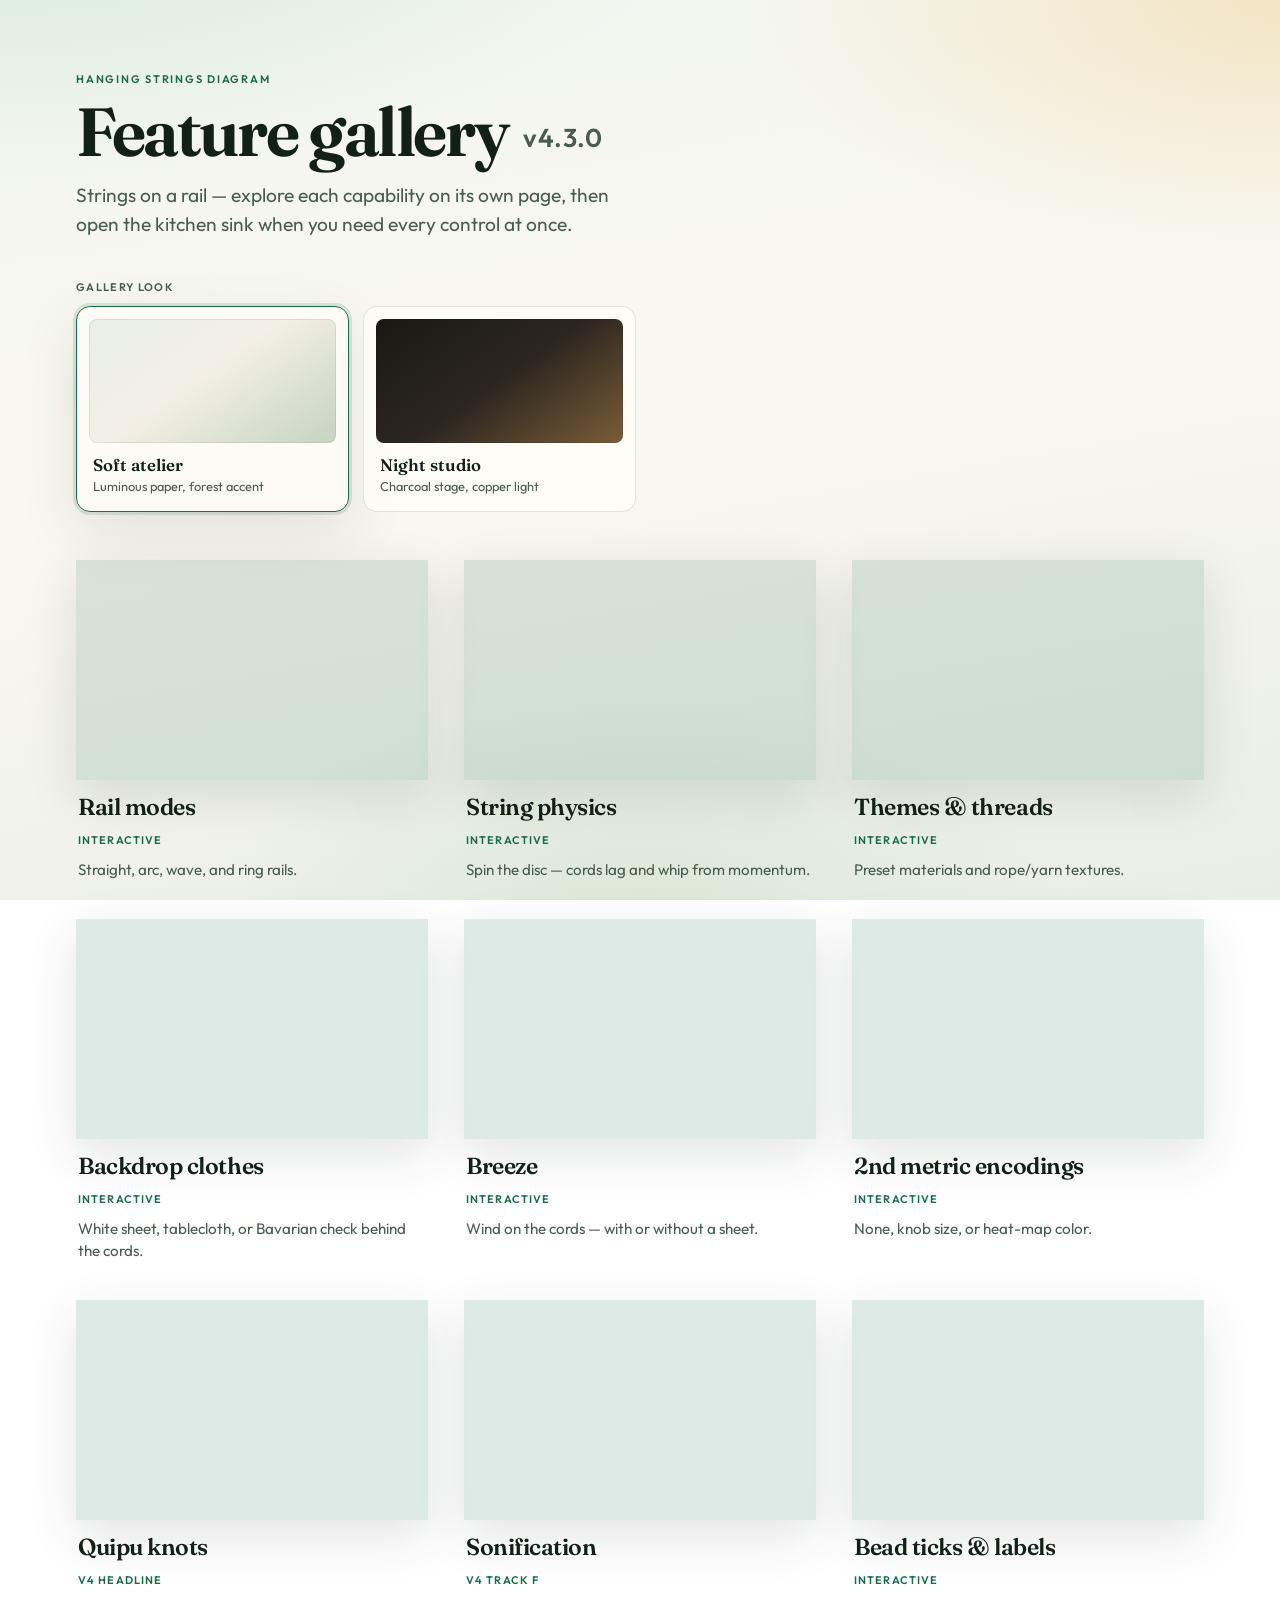
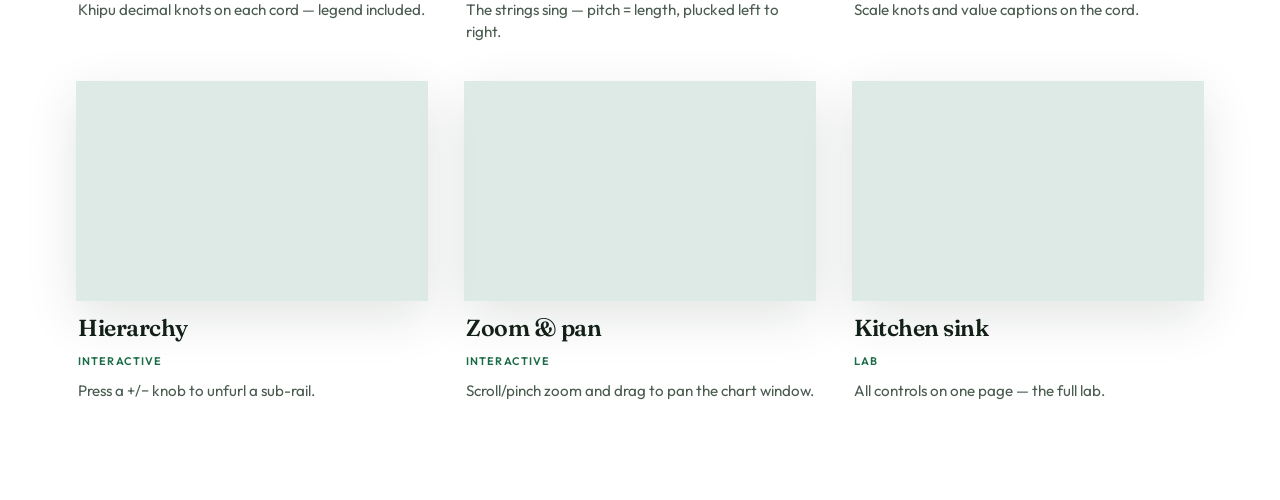
<file: demo/index.html>
<!doctype html>
<html lang="en">
  <head>
    <meta charset="UTF-8" />
    <meta name="viewport" content="width=device-width, initial-scale=1.0" />
    <title>Hanging Strings Diagram — Features</title>
    <script type="module" crossorigin src="./assets/main-CtdewoyY.js"></script>
    <link rel="modulepreload" crossorigin href="./assets/labelContrast-BR8LLLbA.js">
    <link rel="modulepreload" crossorigin href="./assets/gallerySkin-CWX64URX.js">
    <link rel="stylesheet" crossorigin href="./assets/gallerySkin-ACsfHin8.css">
  </head>
  <body class="demo-landing">
    <div class="demo-landing-inner">
      <header class="demo-landing-header">
        <p class="demo-eyebrow">Hanging Strings Diagram</p>
        <h1>
          Feature gallery
          <span class="demo-landing-version" data-landing-version></span>
        </h1>
        <p class="demo-pitch">
          Strings on a rail — explore each capability on its own page, then open the kitchen sink
          when you need every control at once.
        </p>
      </header>
      <div class="demo-landing-top">
        <div id="gallery-skin-picker"></div>
      </div>
      <div id="feature-mobile" class="demo-feature-mobile" hidden></div>
      <div id="feature-grid" class="demo-feature-grid"></div>
    </div>
  </body>
</html>
</file>
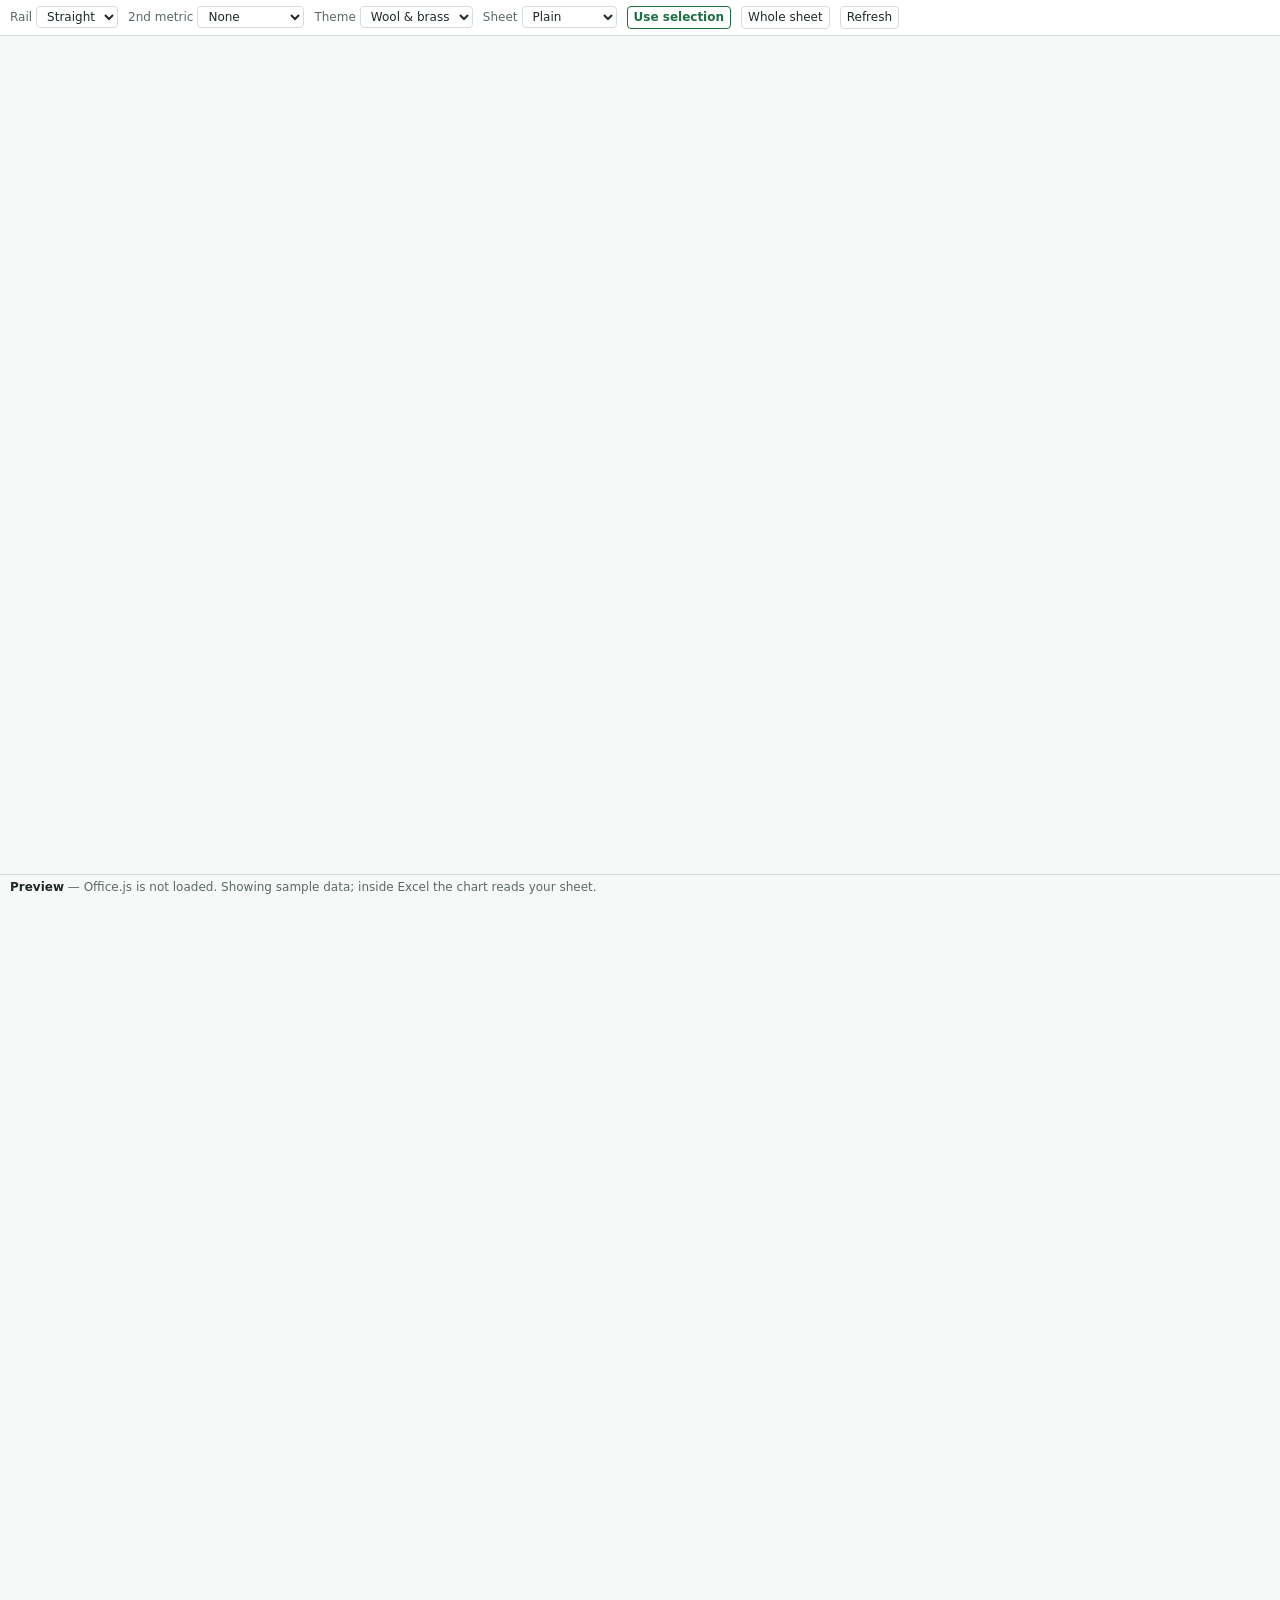
<file: demo/addins/excel/index.html>
<!doctype html>
<html lang="en">
  <head>
    <meta charset="UTF-8" />
    <meta name="viewport" content="width=device-width, initial-scale=1.0" />
    <title>Hanging Strings Diagram for Excel</title>
    <!-- Office.js must be the first script on an add-in page (Microsoft requirement). The page
         still works without it — a plain browser gets preview mode with sample data. -->
    <script src="https://appsforoffice.microsoft.com/lib/1/hosted/office.js"></script>
    <style>:root{--xl-ink:#1f2a24;--xl-muted:#5b6a62;--xl-line:#d5ddd8;--xl-ground:#f7f9f8;--xl-accent:#1d6f42;--xl-warn:#9a5b12;--xl-warn-ground:#fff5e6}html,body{height:100%}body.xl-page{background:var(--xl-ground);min-height:0;color:var(--xl-ink);flex-direction:column;margin:0;font:12px/1.4 -apple-system,Segoe UI,system-ui,BlinkMacSystemFont,Roboto,Noto Sans,Ubuntu,Cantarell,Helvetica Neue,sans-serif;display:flex;overflow:hidden}.xl-bar{border-bottom:1px solid var(--xl-line);background:#fff;flex-wrap:wrap;flex:none;align-items:center;gap:6px 10px;padding:6px 10px;display:flex}.xl-bar label{color:var(--xl-muted);white-space:nowrap;align-items:center;gap:4px;display:inline-flex}.xl-bar select,.xl-bar button{font:inherit;color:var(--xl-ink);border:1px solid var(--xl-line);background:#fff;border-radius:4px;padding:2px 6px}.xl-bar button{cursor:pointer}.xl-bar button.primary{border-color:var(--xl-accent);color:var(--xl-accent);font-weight:600}.xl-bar button:focus-visible{outline:2px solid var(--xl-accent);outline-offset:1px}.xl-bar select:focus-visible{outline:2px solid var(--xl-accent);outline-offset:1px}.xl-status{border-top:1px solid var(--xl-line);color:var(--xl-muted);font-variant-numeric:tabular-nums;white-space:nowrap;text-overflow:ellipsis;flex:none;padding:4px 10px;overflow:hidden}.xl-status b{color:var(--xl-ink);font-weight:600}.xl-status.warn{color:var(--xl-warn);background:var(--xl-warn-ground)}#chart{flex:auto;min-height:200px;position:relative}.xl-empty{text-align:center;color:var(--xl-muted);place-items:center;padding:24px;line-height:1.6;display:grid;position:absolute;top:0;bottom:0;left:0;right:0}.xl-empty code{border:1px solid var(--xl-line);background:#fff;border-radius:3px;padding:0 4px}</style>
    <script type="module" crossorigin src="../../assets/addins-excel-BPvlSkMg.js"></script>
    <link rel="modulepreload" crossorigin href="../../assets/labelContrast-BR8LLLbA.js">
    <link rel="modulepreload" crossorigin href="../../assets/facade-DWAPskpp.js">
  </head>
  <body class="xl-page">
    <div class="xl-bar" role="toolbar" aria-label="Chart controls">
      <label>Rail
        <select id="rail" aria-label="Rail form">
          <option value="straight">Straight</option>
          <option value="arc">Arc</option>
          <option value="wave">Wave</option>
          <option value="ring">Ring</option>
        </select>
      </label>
      <label>2nd metric
        <select id="encoding" aria-label="Secondary encoding">
          <option value="none">None</option>
          <option value="knob">Knob size</option>
          <option value="heat">Heat map</option>
          <option value="quipu">Quipu knots</option>
        </select>
      </label>
      <label>Theme <select id="theme" aria-label="Theme"></select></label>
      <label>Sheet
        <select id="backdrop" aria-label="Backdrop cloth">
          <option value="plain">Plain</option>
          <option value="off">Off</option>
          <option value="tablecloth">Tablecloth</option>
          <option value="bavarian">Bavarian</option>
        </select>
      </label>
      <button id="use-selection" class="primary" title="Read the currently selected cells as the chart's data">Use selection</button>
      <button id="use-sheet" title="Read everything on the active sheet">Whole sheet</button>
      <button id="refresh" title="Re-read the data now">Refresh</button>
    </div>
    <div id="chart"></div>
    <div id="status" class="xl-status" aria-live="polite">Connecting to Excel…</div>
  </body>
</html>
</file>
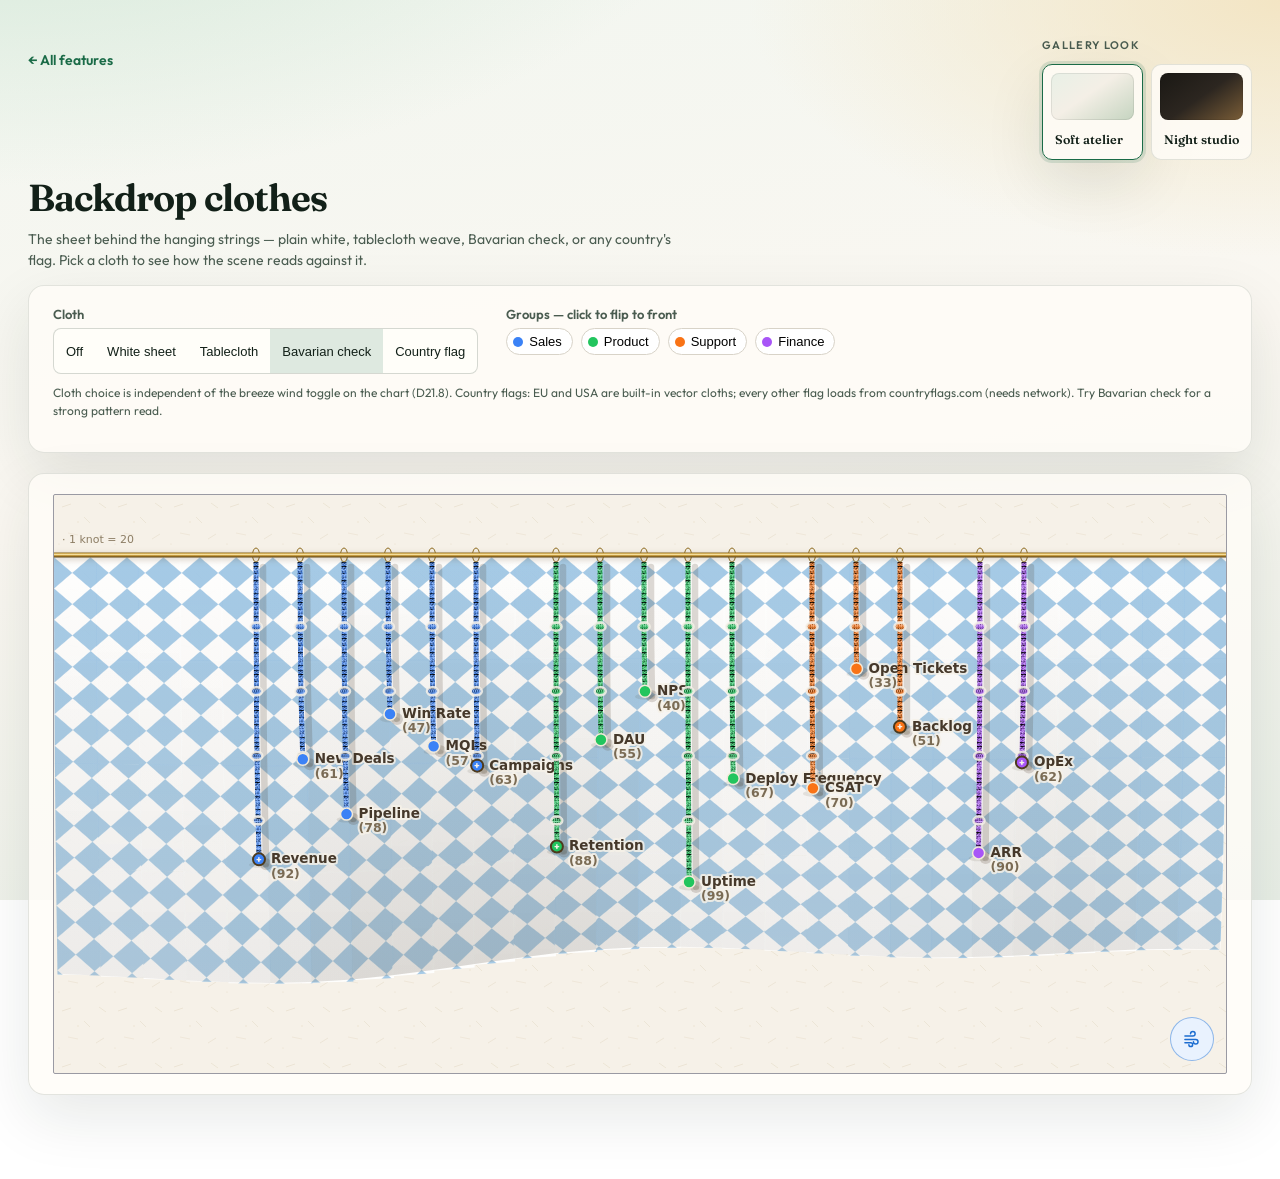
<file: demo/features/backdrop-clothes/index.html>
<!doctype html>
<html lang="en">
  <head>
    <meta charset="UTF-8" />
    <meta name="viewport" content="width=device-width, initial-scale=1.0" />
    <title>Backdrop clothes — Hanging Strings Diagram</title>
    <script type="module" crossorigin src="../../assets/backdrop-clothes-aAO7oSFu.js"></script>
    <link rel="modulepreload" crossorigin href="../../assets/labelContrast-BR8LLLbA.js">
    <link rel="modulepreload" crossorigin href="../../assets/gallerySkin-CWX64URX.js">
    <link rel="modulepreload" crossorigin href="../../assets/facade-DWAPskpp.js">
    <link rel="modulepreload" crossorigin href="../../assets/thumbBackdrop-DQPvKFBk.js">
    <link rel="stylesheet" crossorigin href="../../assets/gallerySkin-ACsfHin8.css">
    <link rel="stylesheet" crossorigin href="../../assets/thumbBackdrop-BEmviqVU.css">
  </head>
  <body>
  </body>
</html>
</file>
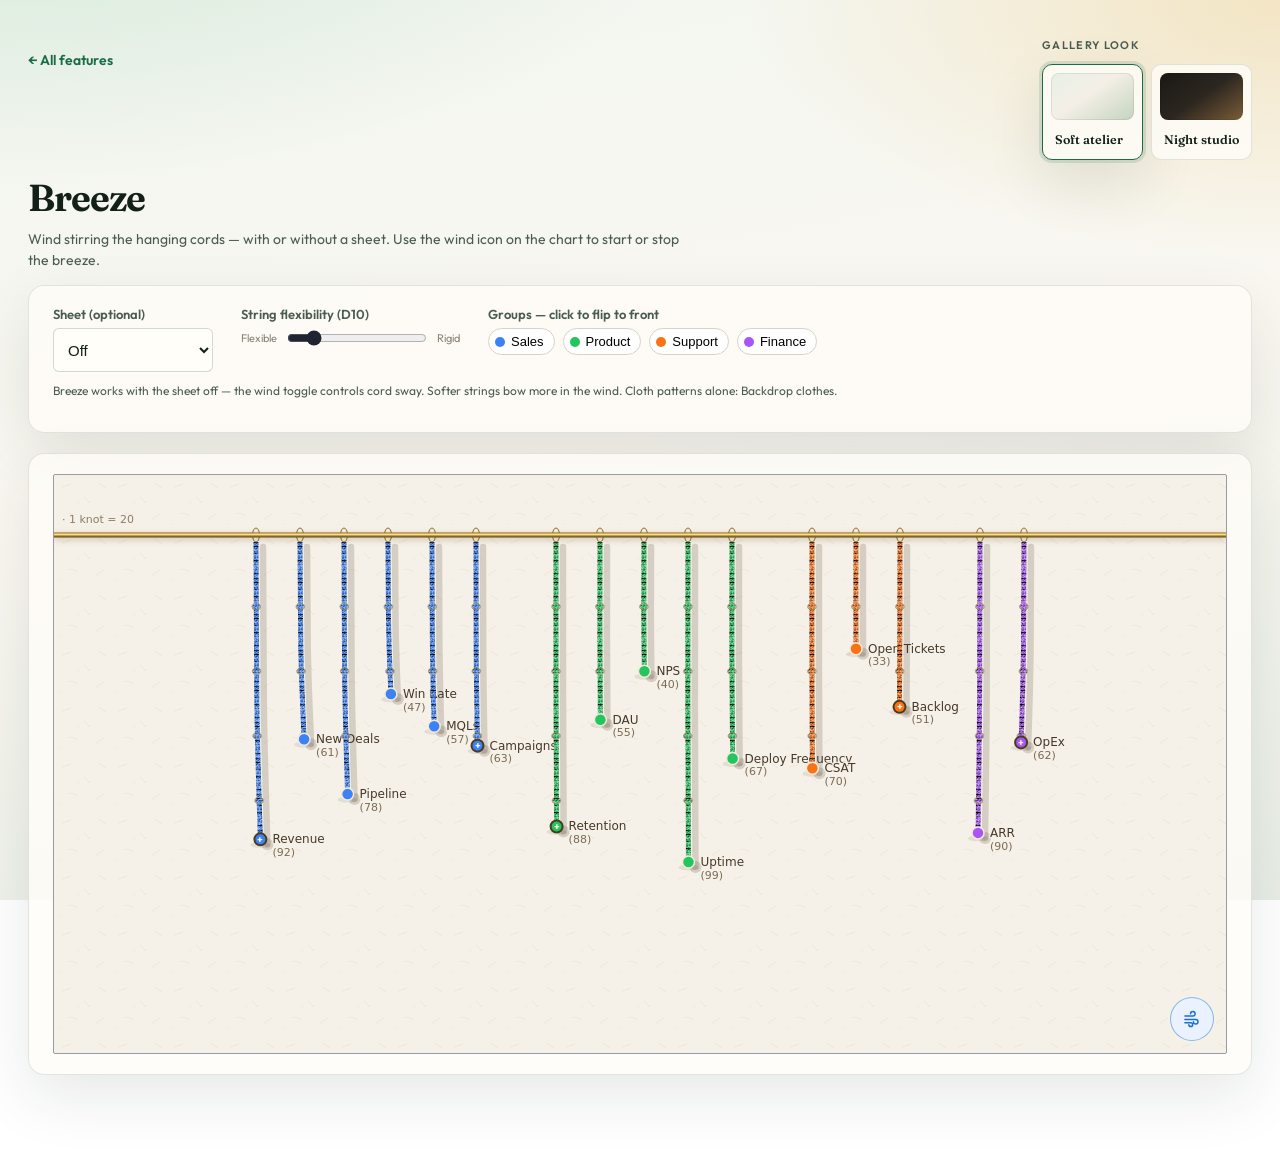
<file: demo/features/breeze/index.html>
<!doctype html>
<html lang="en">
  <head>
    <meta charset="UTF-8" />
    <meta name="viewport" content="width=device-width, initial-scale=1.0" />
    <title>breeze — Hanging Strings Diagram</title>
    <script type="module" crossorigin src="../../assets/breeze-BogaWH1x.js"></script>
    <link rel="modulepreload" crossorigin href="../../assets/labelContrast-BR8LLLbA.js">
    <link rel="modulepreload" crossorigin href="../../assets/gallerySkin-CWX64URX.js">
    <link rel="modulepreload" crossorigin href="../../assets/facade-DWAPskpp.js">
    <link rel="modulepreload" crossorigin href="../../assets/thumbBackdrop-DQPvKFBk.js">
    <link rel="stylesheet" crossorigin href="../../assets/gallerySkin-ACsfHin8.css">
    <link rel="stylesheet" crossorigin href="../../assets/thumbBackdrop-BEmviqVU.css">
  </head>
  <body>
  </body>
</html>
</file>
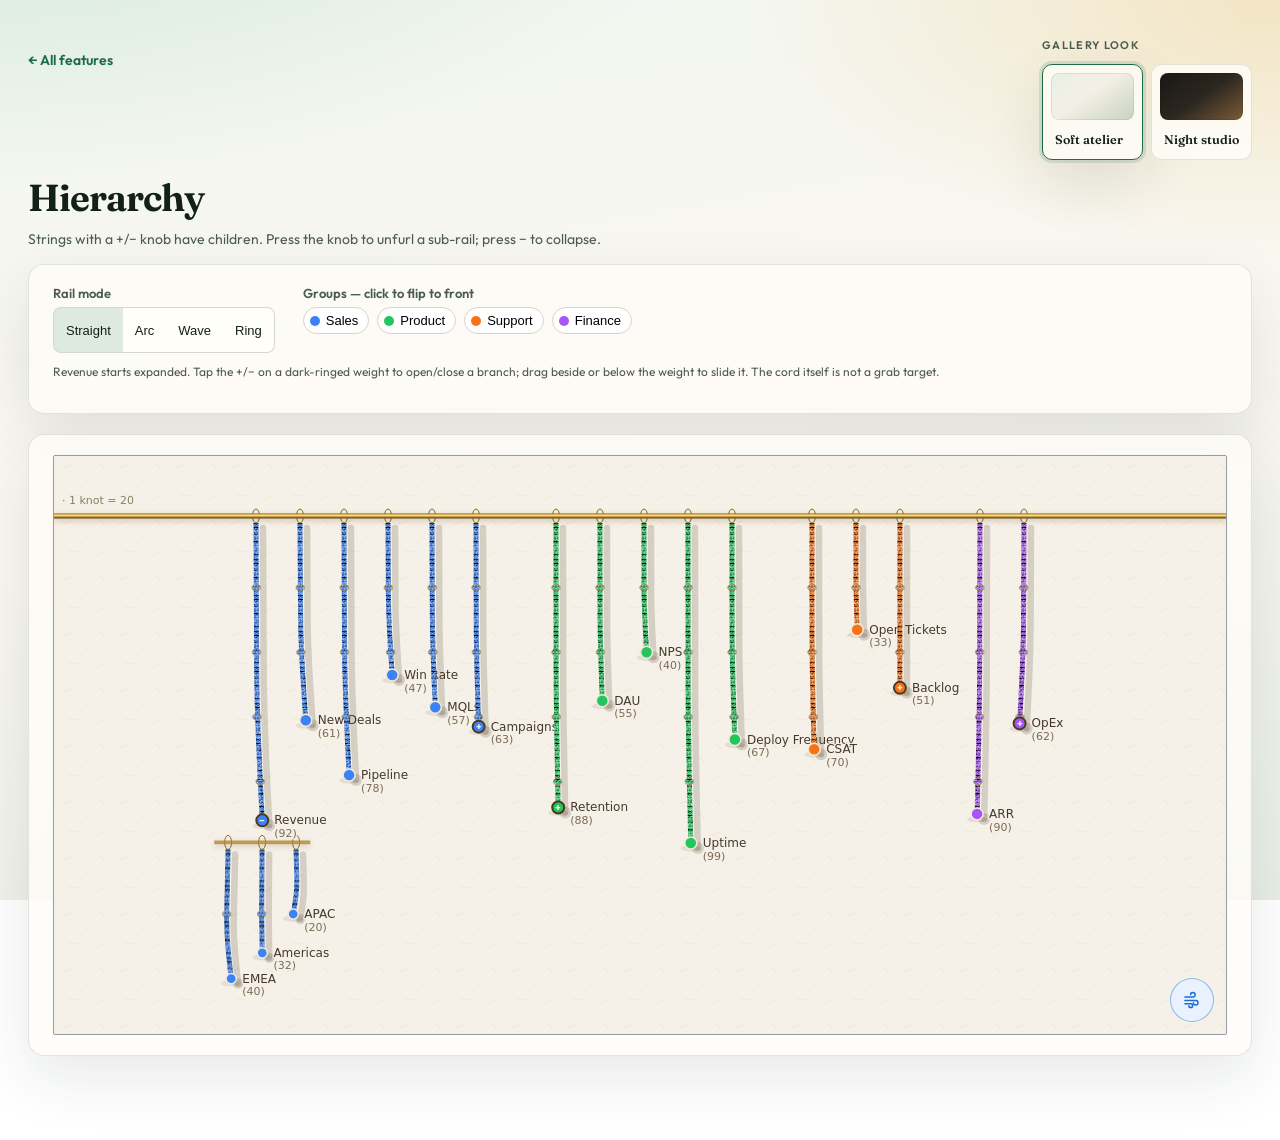
<file: demo/features/hierarchy/index.html>
<!doctype html>
<html lang="en">
  <head>
    <meta charset="UTF-8" />
    <meta name="viewport" content="width=device-width, initial-scale=1.0" />
    <title>hierarchy — Hanging Strings Diagram</title>
    <script type="module" crossorigin src="../../assets/hierarchy-DB82uNf5.js"></script>
    <link rel="modulepreload" crossorigin href="../../assets/labelContrast-BR8LLLbA.js">
    <link rel="modulepreload" crossorigin href="../../assets/gallerySkin-CWX64URX.js">
    <link rel="modulepreload" crossorigin href="../../assets/facade-DWAPskpp.js">
    <link rel="modulepreload" crossorigin href="../../assets/thumbBackdrop-DQPvKFBk.js">
    <link rel="stylesheet" crossorigin href="../../assets/gallerySkin-ACsfHin8.css">
    <link rel="stylesheet" crossorigin href="../../assets/thumbBackdrop-BEmviqVU.css">
  </head>
  <body>
  </body>
</html>
</file>
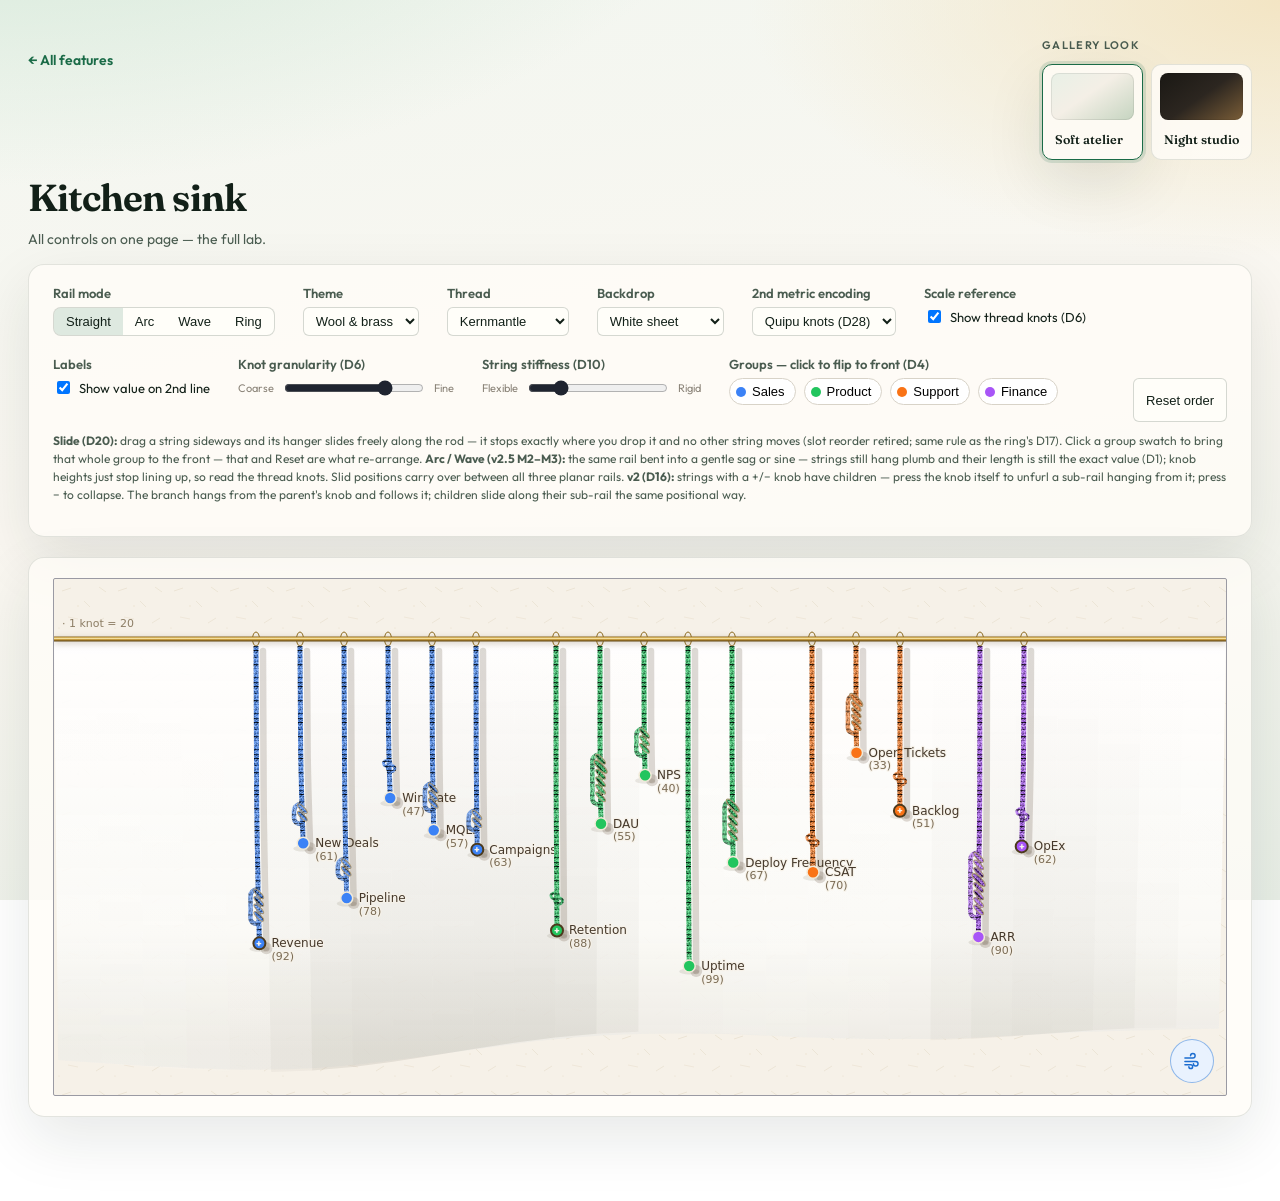
<file: demo/features/kitchen-sink/index.html>
<!doctype html>
<html lang="en">
  <head>
    <meta charset="UTF-8" />
    <meta name="viewport" content="width=device-width, initial-scale=1.0" />
    <title>Kitchen sink — Hanging Strings Diagram</title>
    <script type="module" crossorigin src="../../assets/kitchen-sink-DEJ5F47v.js"></script>
    <link rel="modulepreload" crossorigin href="../../assets/labelContrast-BR8LLLbA.js">
    <link rel="modulepreload" crossorigin href="../../assets/gallerySkin-CWX64URX.js">
    <link rel="modulepreload" crossorigin href="../../assets/facade-DWAPskpp.js">
    <link rel="modulepreload" crossorigin href="../../assets/thumbBackdrop-DQPvKFBk.js">
    <link rel="stylesheet" crossorigin href="../../assets/gallerySkin-ACsfHin8.css">
    <link rel="stylesheet" crossorigin href="../../assets/thumbBackdrop-BEmviqVU.css">
  </head>
  <body>
    <div class="app demo-feature">
      <header class="demo-header">
        <div class="demo-brand">
          <a href="../../">← All features</a>
          <div id="gallery-skin-picker"></div>
        </div>
        <h1>Kitchen sink</h1>
        <p class="demo-intro">All controls on one page — the full lab.</p>
      </header>

      <div class="panel">
        <div class="controls">
          <div class="control-group">
            <label class="title">Rail mode</label>
            <div class="segmented" id="rail-mode-toggle">
              <button type="button" data-value="straight" class="active">Straight</button>
              <button type="button" data-value="arc">Arc</button>
              <button type="button" data-value="wave">Wave</button>
              <button type="button" data-value="ring">Ring</button>
            </div>
          </div>

          <div class="control-group">
            <label class="title">Theme</label>
            <select id="theme-select"></select>
          </div>

          <div class="control-group">
            <label class="title">Thread</label>
            <select id="thread-select"></select>
          </div>

          <div class="control-group">
            <label class="title">Backdrop</label>
            <select id="backdrop-select">
              <option value="off">Off</option>
              <option value="plain" selected>White sheet</option>
              <option value="tablecloth">Tablecloth</option>
              <option value="bavarian">Bavarian check</option>
              <option value="eu">EU flag</option>
              <option value="usa">USA flag</option>
            </select>
          </div>

          <div class="control-group">
            <label class="title">2nd metric encoding</label>
            <select id="secondary-encoding">
              <option value="none">None</option>
              <option value="knob">Knob size (D7)</option>
              <option value="heat">Heat-map (D8)</option>
              <option value="quipu" selected>Quipu knots (D28)</option>
            </select>
          </div>

          <div class="control-group" id="heatmap-legend-group" style="display: none">
            <label class="title">Heat-map scale (D8)</label>
            <div class="heat-ramp">
              <span id="heat-ramp-min"></span>
              <div class="heat-ramp-bar"></div>
              <span id="heat-ramp-max"></span>
            </div>
          </div>

          <div class="control-group">
            <label class="title">Scale reference</label>
            <div class="checkbox-row">
              <input type="checkbox" id="show-ticks" checked />
              <label for="show-ticks">Show thread knots (D6)</label>
            </div>
          </div>

          <div class="control-group">
            <label class="title">Labels</label>
            <div class="checkbox-row">
              <input type="checkbox" id="label-values" checked />
              <label for="label-values">Show value on 2nd line</label>
            </div>
          </div>

          <div class="control-group">
            <label class="title" for="tick-granularity-dial">Knot granularity (D6)</label>
            <div class="slider-row">
              <span class="slider-end-label">Coarse</span>
              <input
                type="range"
                id="tick-granularity-dial"
                min="2"
                max="10"
                value="8"
                step="1"
              />
              <span class="slider-end-label">Fine</span>
            </div>
          </div>

          <div class="control-group">
            <label class="title" for="stiffness-slider">String stiffness (D10)</label>
            <div class="slider-row">
              <span class="slider-end-label">Flexible</span>
              <input type="range" id="stiffness-slider" min="0" max="100" value="20" step="1" />
              <span class="slider-end-label">Rigid</span>
            </div>
          </div>

          <div class="control-group" style="flex: 1 1 260px">
            <label class="title">Groups — click to flip to front (D4)</label>
            <div class="legend" id="group-legend"></div>
          </div>

          <div class="control-group">
            <label class="title">&nbsp;</label>
            <button type="button" class="reset-btn" id="reset-btn">Reset order</button>
          </div>
        </div>
        <p class="experiment-note" id="straight-note">
          <strong>Slide (D20):</strong> drag a string sideways and its hanger slides freely
          along the rod — it stops exactly where you drop it and no other string moves (slot
          reorder retired; same rule as the ring's D17). Click a group swatch to bring that
          whole group to the front — that and Reset are what re-arrange. <strong>Arc / Wave
          (v2.5&nbsp;M2–M3):</strong> the same rail bent into a gentle sag or sine — strings
          still hang plumb and their length is still the exact value (D1); knob heights just
          stop lining up, so read the thread knots. Slid positions carry over between all three
          planar rails. <strong>v2 (D16):</strong> strings with a +/− knob have
          children — press the knob itself to unfurl a sub-rail hanging from it; press − to
          collapse. The branch hangs from the parent's knob and follows it; children slide
          along their sub-rail the same positional way.
        </p>
        <p class="experiment-note" id="ring-note" style="display: none">
          Strings are placed around the rail ellipse and depth-scaled/faded toward the back (D3's
          cheap fake-3D), growing/fading continuously as they swing. <strong>Slide (D17):</strong>
          drag a string sideways and its hanger slides along the rod — it stays threaded on the
          rail and stops exactly where you drop it; no other string moves. Drag the vinyl plate
          to spin the whole ring continuously — same flexible-string swing physics (D10) as the
          straight rail. Clicking a group swatch re-arranges the ring to bring that group to the
          arc's front (center). <strong>v2 (D16):</strong> hierarchy works here too — press a +/−
          knob to unfurl its sub-rail; the whole branch hangs from the parent's knob and
          shrinks/fades with it as it moves around the ring.
        </p>
      </div>

      <div class="panel">
        <div class="chart-shell" id="chart"></div>
      </div>
    </div>
  </body>
</html>
</file>
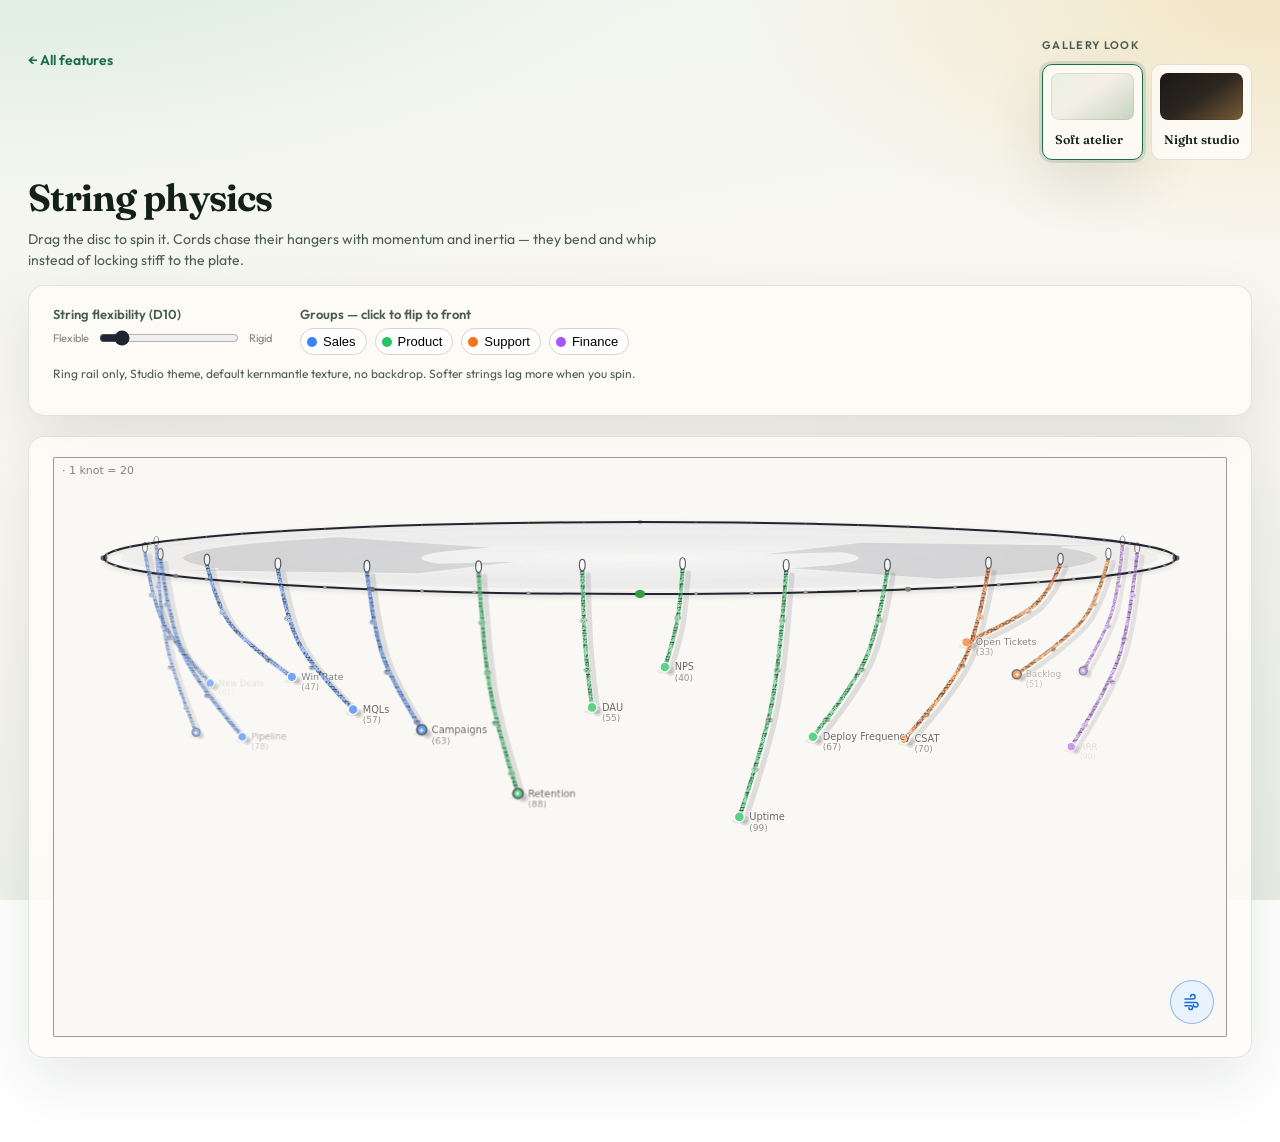
<file: demo/features/physics/index.html>
<!doctype html>
<html lang="en">
  <head>
    <meta charset="UTF-8" />
    <meta name="viewport" content="width=device-width, initial-scale=1.0" />
    <title>physics — Hanging Strings Diagram</title>
    <script type="module" crossorigin src="../../assets/physics-CEuzaVZ-.js"></script>
    <link rel="modulepreload" crossorigin href="../../assets/labelContrast-BR8LLLbA.js">
    <link rel="modulepreload" crossorigin href="../../assets/gallerySkin-CWX64URX.js">
    <link rel="modulepreload" crossorigin href="../../assets/facade-DWAPskpp.js">
    <link rel="modulepreload" crossorigin href="../../assets/thumbBackdrop-DQPvKFBk.js">
    <link rel="stylesheet" crossorigin href="../../assets/gallerySkin-ACsfHin8.css">
    <link rel="stylesheet" crossorigin href="../../assets/thumbBackdrop-BEmviqVU.css">
  </head>
  <body>
  </body>
</html>
</file>
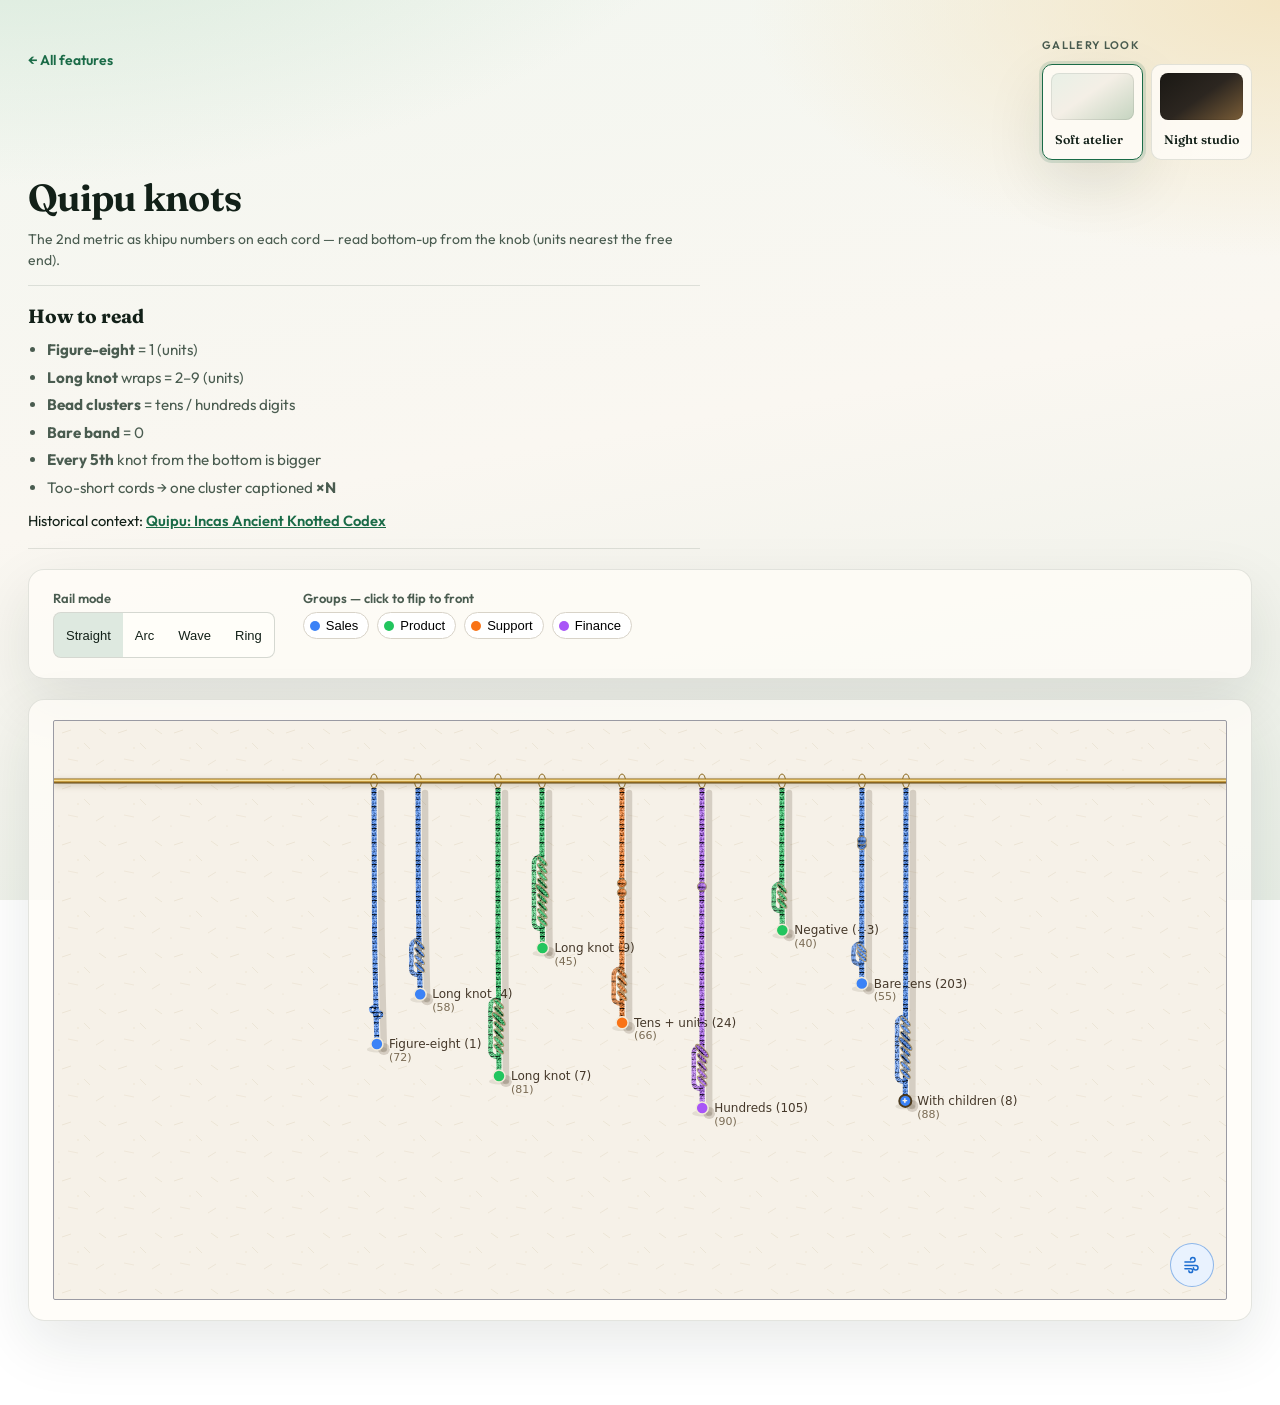
<file: demo/features/quipu/index.html>
<!doctype html>
<html lang="en">
  <head>
    <meta charset="UTF-8" />
    <meta name="viewport" content="width=device-width, initial-scale=1.0" />
    <title>quipu — Hanging Strings Diagram</title>
    <script type="module" crossorigin src="../../assets/quipu-D1zUQ5x3.js"></script>
    <link rel="modulepreload" crossorigin href="../../assets/labelContrast-BR8LLLbA.js">
    <link rel="modulepreload" crossorigin href="../../assets/gallerySkin-CWX64URX.js">
    <link rel="modulepreload" crossorigin href="../../assets/facade-DWAPskpp.js">
    <link rel="modulepreload" crossorigin href="../../assets/thumbBackdrop-DQPvKFBk.js">
    <link rel="stylesheet" crossorigin href="../../assets/gallerySkin-ACsfHin8.css">
    <link rel="stylesheet" crossorigin href="../../assets/thumbBackdrop-BEmviqVU.css">
  </head>
  <body>
  </body>
</html>
</file>
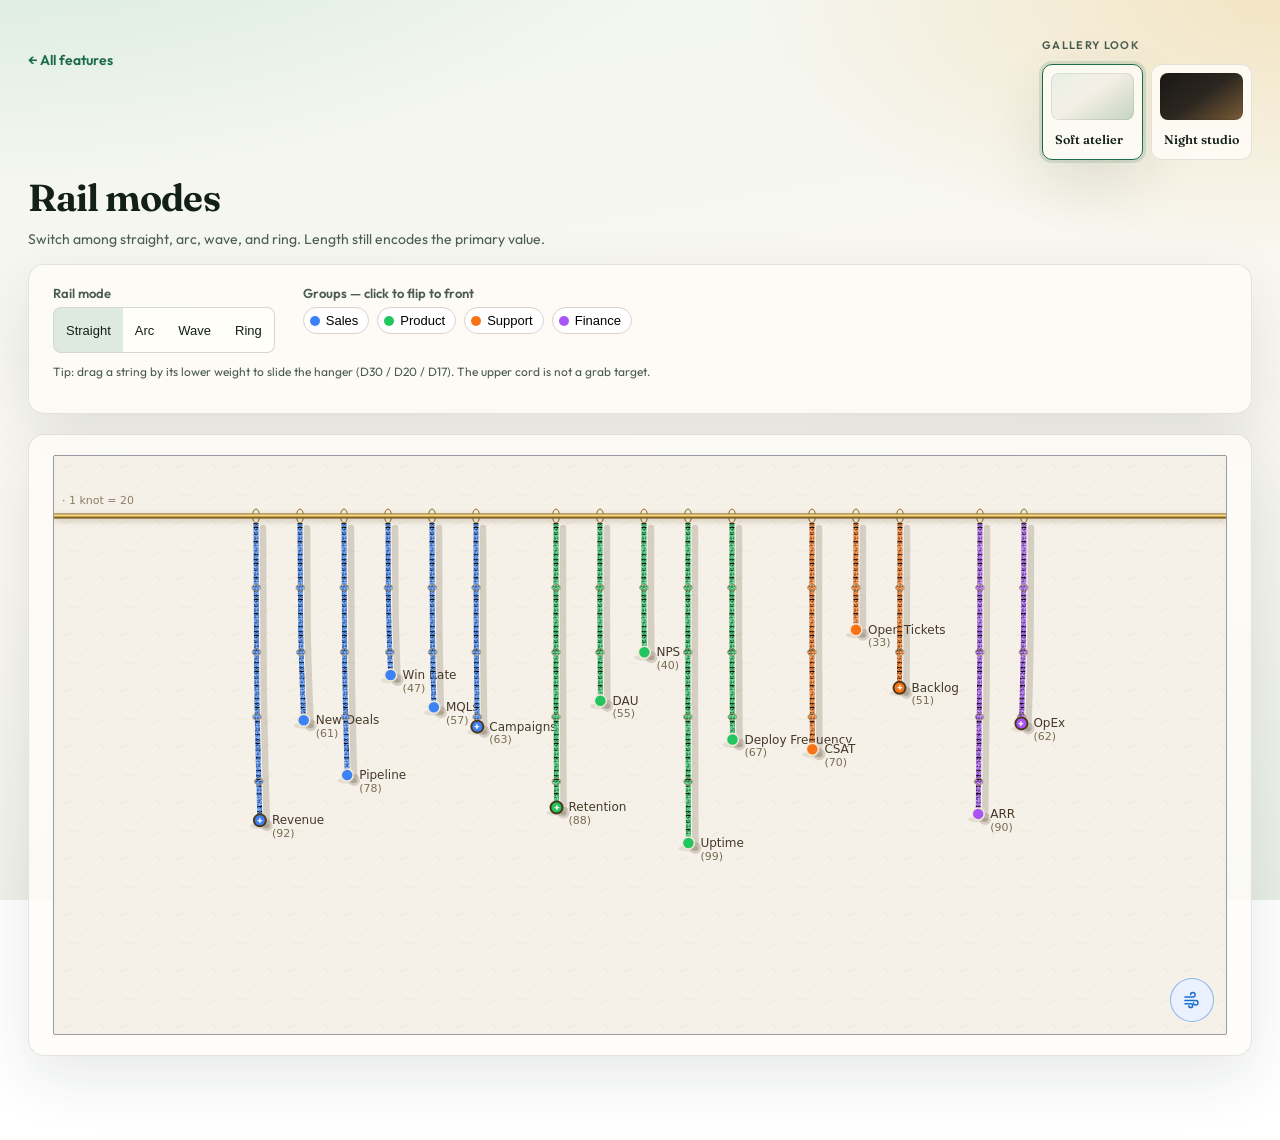
<file: demo/features/rail-modes/index.html>
<!doctype html>
<html lang="en">
  <head>
    <meta charset="UTF-8" />
    <meta name="viewport" content="width=device-width, initial-scale=1.0" />
    <title>rail-modes — Hanging Strings Diagram</title>
    <script type="module" crossorigin src="../../assets/rail-modes-BhOZTSv1.js"></script>
    <link rel="modulepreload" crossorigin href="../../assets/labelContrast-BR8LLLbA.js">
    <link rel="modulepreload" crossorigin href="../../assets/gallerySkin-CWX64URX.js">
    <link rel="modulepreload" crossorigin href="../../assets/facade-DWAPskpp.js">
    <link rel="modulepreload" crossorigin href="../../assets/thumbBackdrop-DQPvKFBk.js">
    <link rel="stylesheet" crossorigin href="../../assets/gallerySkin-ACsfHin8.css">
    <link rel="stylesheet" crossorigin href="../../assets/thumbBackdrop-BEmviqVU.css">
  </head>
  <body>
  </body>
</html>
</file>
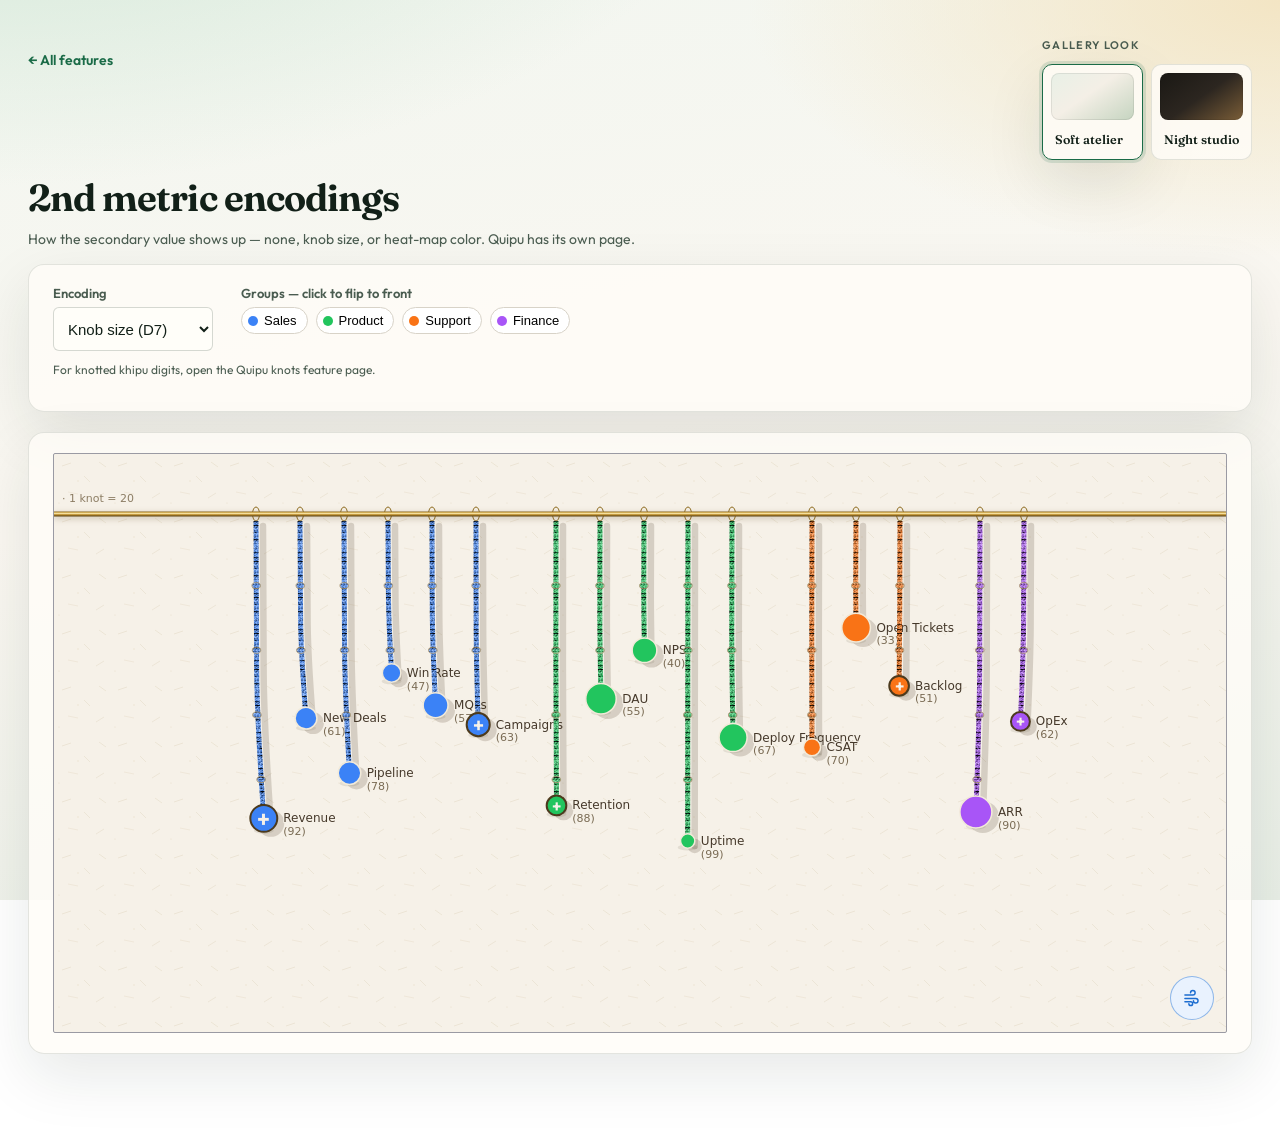
<file: demo/features/secondary-encoding/index.html>
<!doctype html>
<html lang="en">
  <head>
    <meta charset="UTF-8" />
    <meta name="viewport" content="width=device-width, initial-scale=1.0" />
    <title>secondary-encoding — Hanging Strings Diagram</title>
    <script type="module" crossorigin src="../../assets/secondary-encoding-CL-u86Wj.js"></script>
    <link rel="modulepreload" crossorigin href="../../assets/labelContrast-BR8LLLbA.js">
    <link rel="modulepreload" crossorigin href="../../assets/gallerySkin-CWX64URX.js">
    <link rel="modulepreload" crossorigin href="../../assets/facade-DWAPskpp.js">
    <link rel="modulepreload" crossorigin href="../../assets/thumbBackdrop-DQPvKFBk.js">
    <link rel="stylesheet" crossorigin href="../../assets/gallerySkin-ACsfHin8.css">
    <link rel="stylesheet" crossorigin href="../../assets/thumbBackdrop-BEmviqVU.css">
  </head>
  <body>
  </body>
</html>
</file>
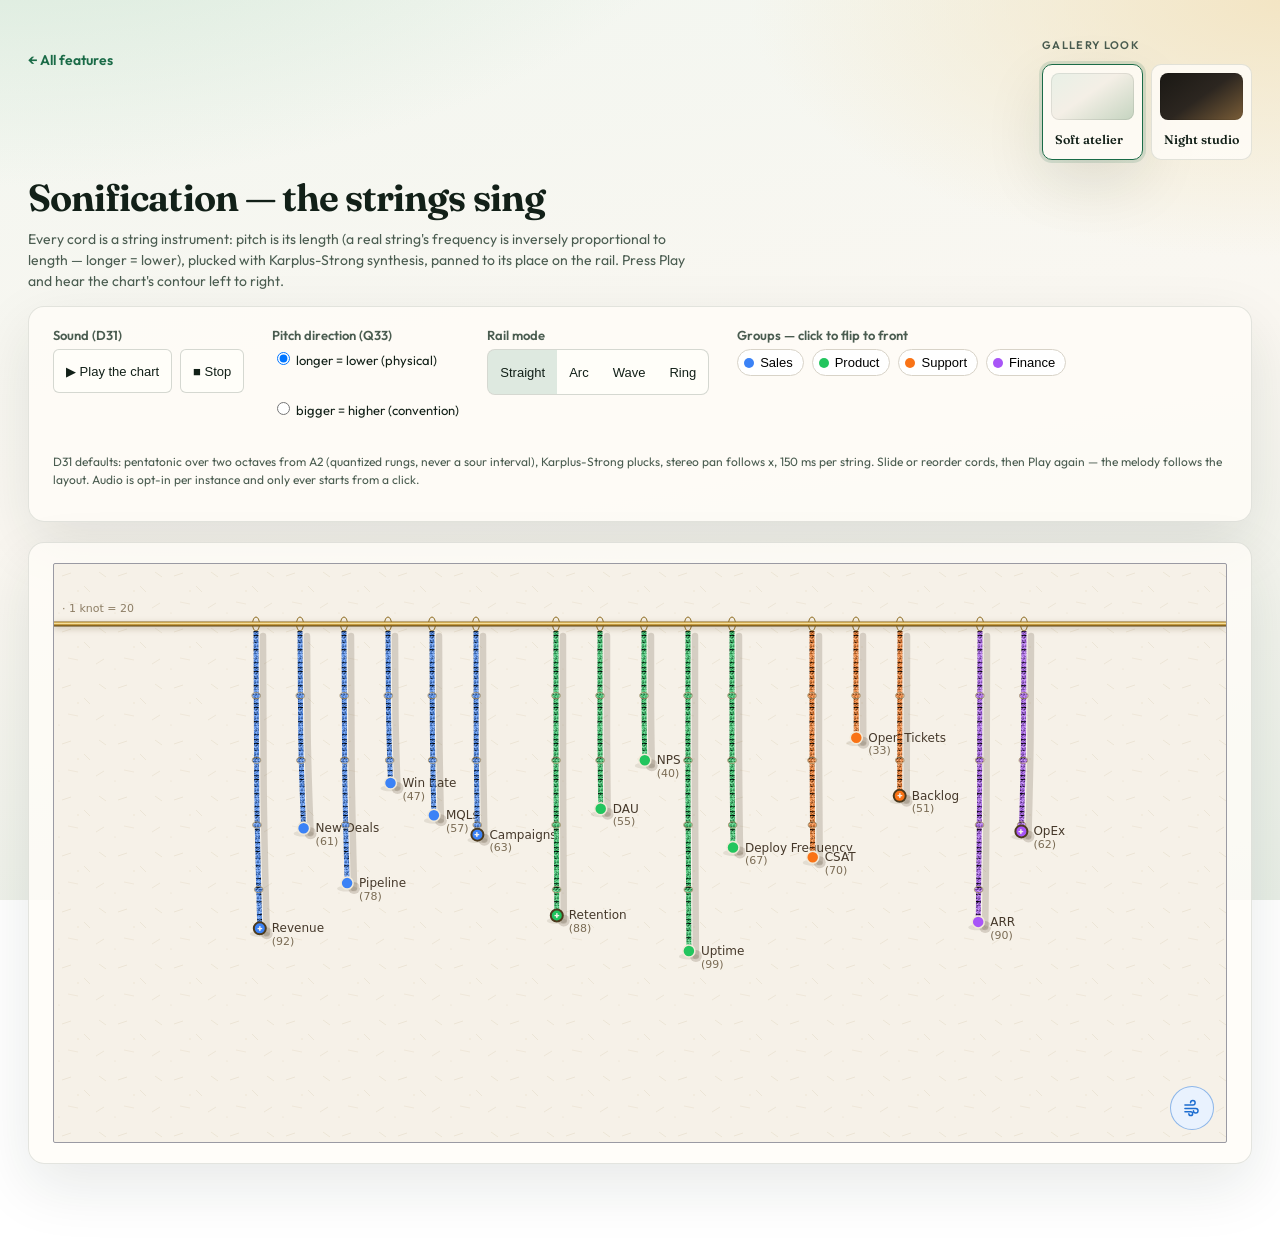
<file: demo/features/sonification/index.html>
<!doctype html>
<html lang="en">
  <head>
    <meta charset="UTF-8" />
    <meta name="viewport" content="width=device-width, initial-scale=1.0" />
    <title>sonification — Hanging Strings Diagram</title>
    <script type="module" crossorigin src="../../assets/sonification-wq1rB7tf.js"></script>
    <link rel="modulepreload" crossorigin href="../../assets/labelContrast-BR8LLLbA.js">
    <link rel="modulepreload" crossorigin href="../../assets/gallerySkin-CWX64URX.js">
    <link rel="modulepreload" crossorigin href="../../assets/facade-DWAPskpp.js">
    <link rel="modulepreload" crossorigin href="../../assets/thumbBackdrop-DQPvKFBk.js">
    <link rel="stylesheet" crossorigin href="../../assets/gallerySkin-ACsfHin8.css">
    <link rel="stylesheet" crossorigin href="../../assets/thumbBackdrop-BEmviqVU.css">
  </head>
  <body>
  </body>
</html>
</file>
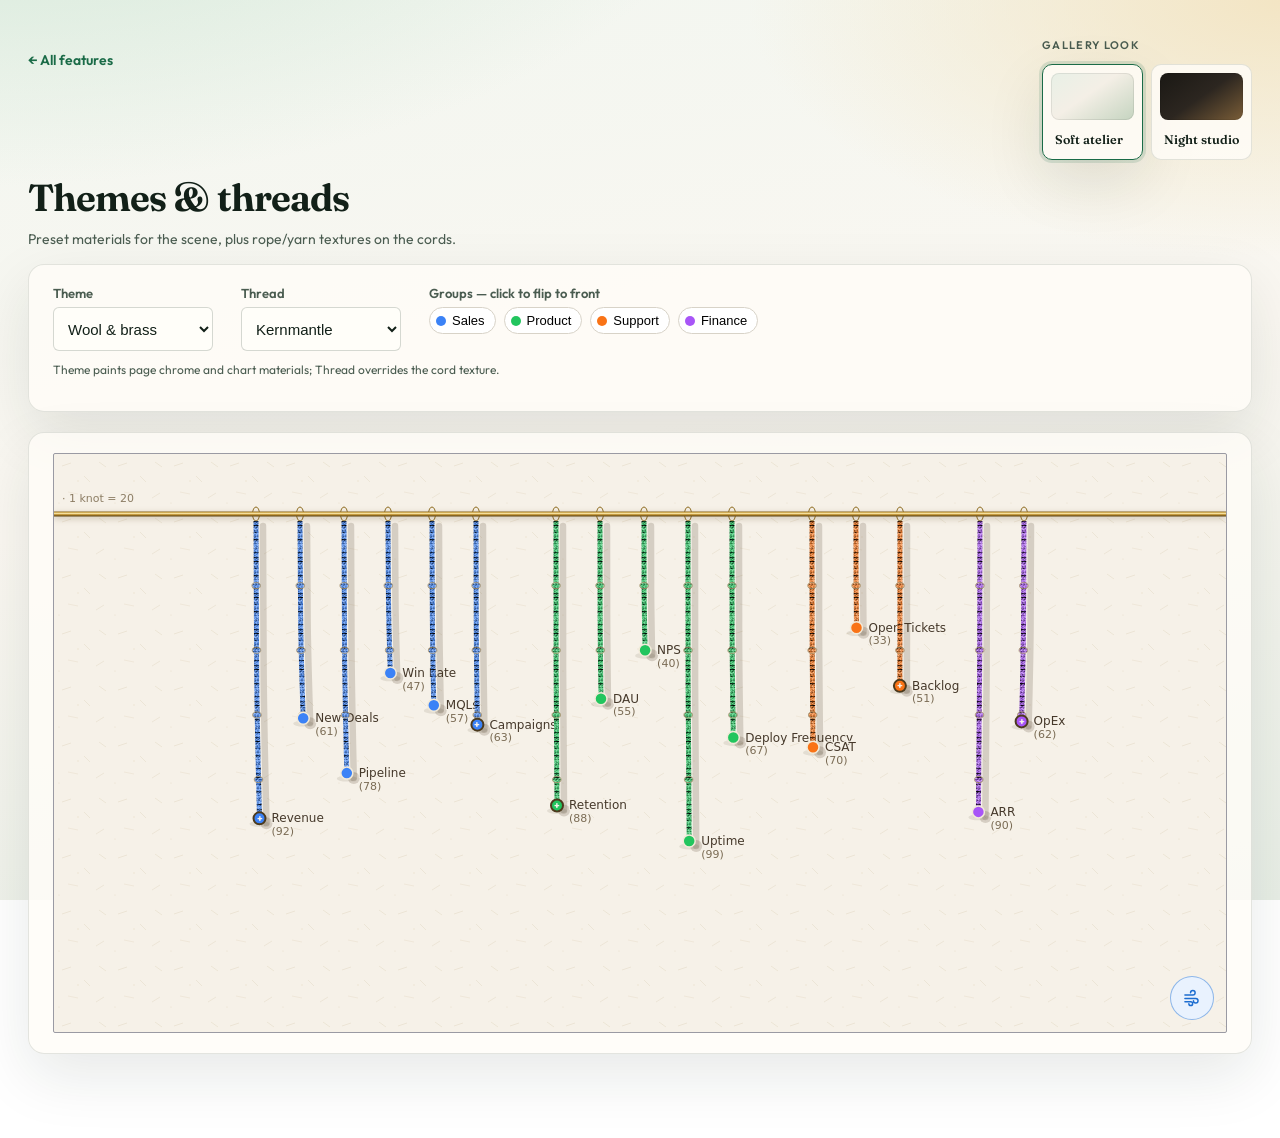
<file: demo/features/themes/index.html>
<!doctype html>
<html lang="en">
  <head>
    <meta charset="UTF-8" />
    <meta name="viewport" content="width=device-width, initial-scale=1.0" />
    <title>themes — Hanging Strings Diagram</title>
    <script type="module" crossorigin src="../../assets/themes-Bt-_0MLN.js"></script>
    <link rel="modulepreload" crossorigin href="../../assets/labelContrast-BR8LLLbA.js">
    <link rel="modulepreload" crossorigin href="../../assets/gallerySkin-CWX64URX.js">
    <link rel="modulepreload" crossorigin href="../../assets/facade-DWAPskpp.js">
    <link rel="modulepreload" crossorigin href="../../assets/thumbBackdrop-DQPvKFBk.js">
    <link rel="stylesheet" crossorigin href="../../assets/gallerySkin-ACsfHin8.css">
    <link rel="stylesheet" crossorigin href="../../assets/thumbBackdrop-BEmviqVU.css">
  </head>
  <body>
  </body>
</html>
</file>
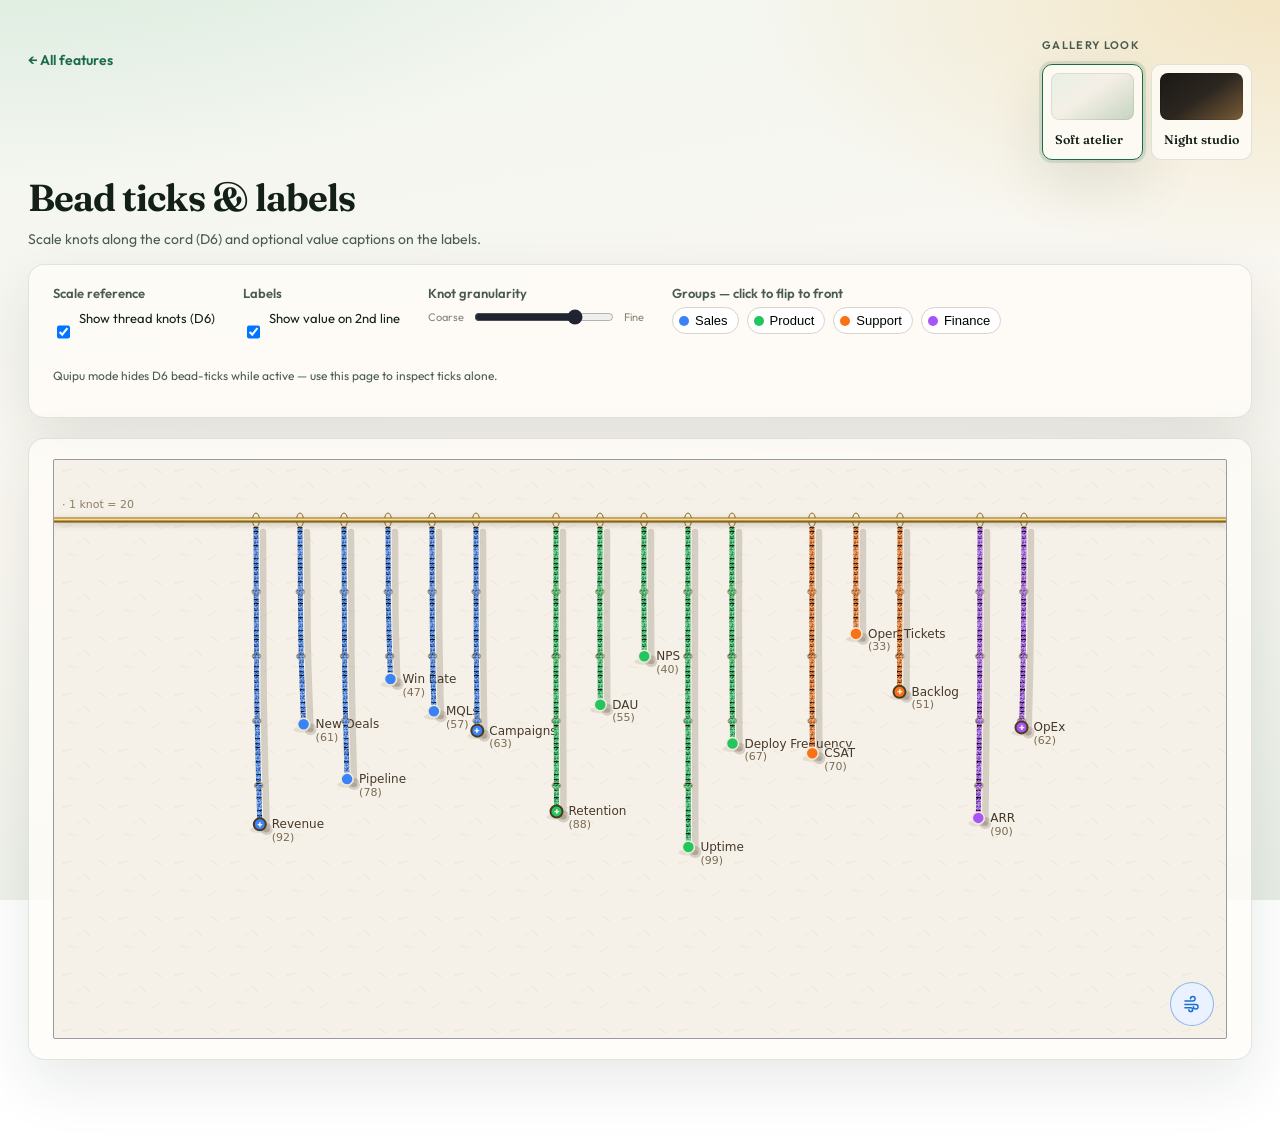
<file: demo/features/ticks-labels/index.html>
<!doctype html>
<html lang="en">
  <head>
    <meta charset="UTF-8" />
    <meta name="viewport" content="width=device-width, initial-scale=1.0" />
    <title>ticks-labels — Hanging Strings Diagram</title>
    <script type="module" crossorigin src="../../assets/ticks-labels-BzwF8ikl.js"></script>
    <link rel="modulepreload" crossorigin href="../../assets/labelContrast-BR8LLLbA.js">
    <link rel="modulepreload" crossorigin href="../../assets/gallerySkin-CWX64URX.js">
    <link rel="modulepreload" crossorigin href="../../assets/facade-DWAPskpp.js">
    <link rel="modulepreload" crossorigin href="../../assets/thumbBackdrop-DQPvKFBk.js">
    <link rel="stylesheet" crossorigin href="../../assets/gallerySkin-ACsfHin8.css">
    <link rel="stylesheet" crossorigin href="../../assets/thumbBackdrop-BEmviqVU.css">
  </head>
  <body>
  </body>
</html>
</file>
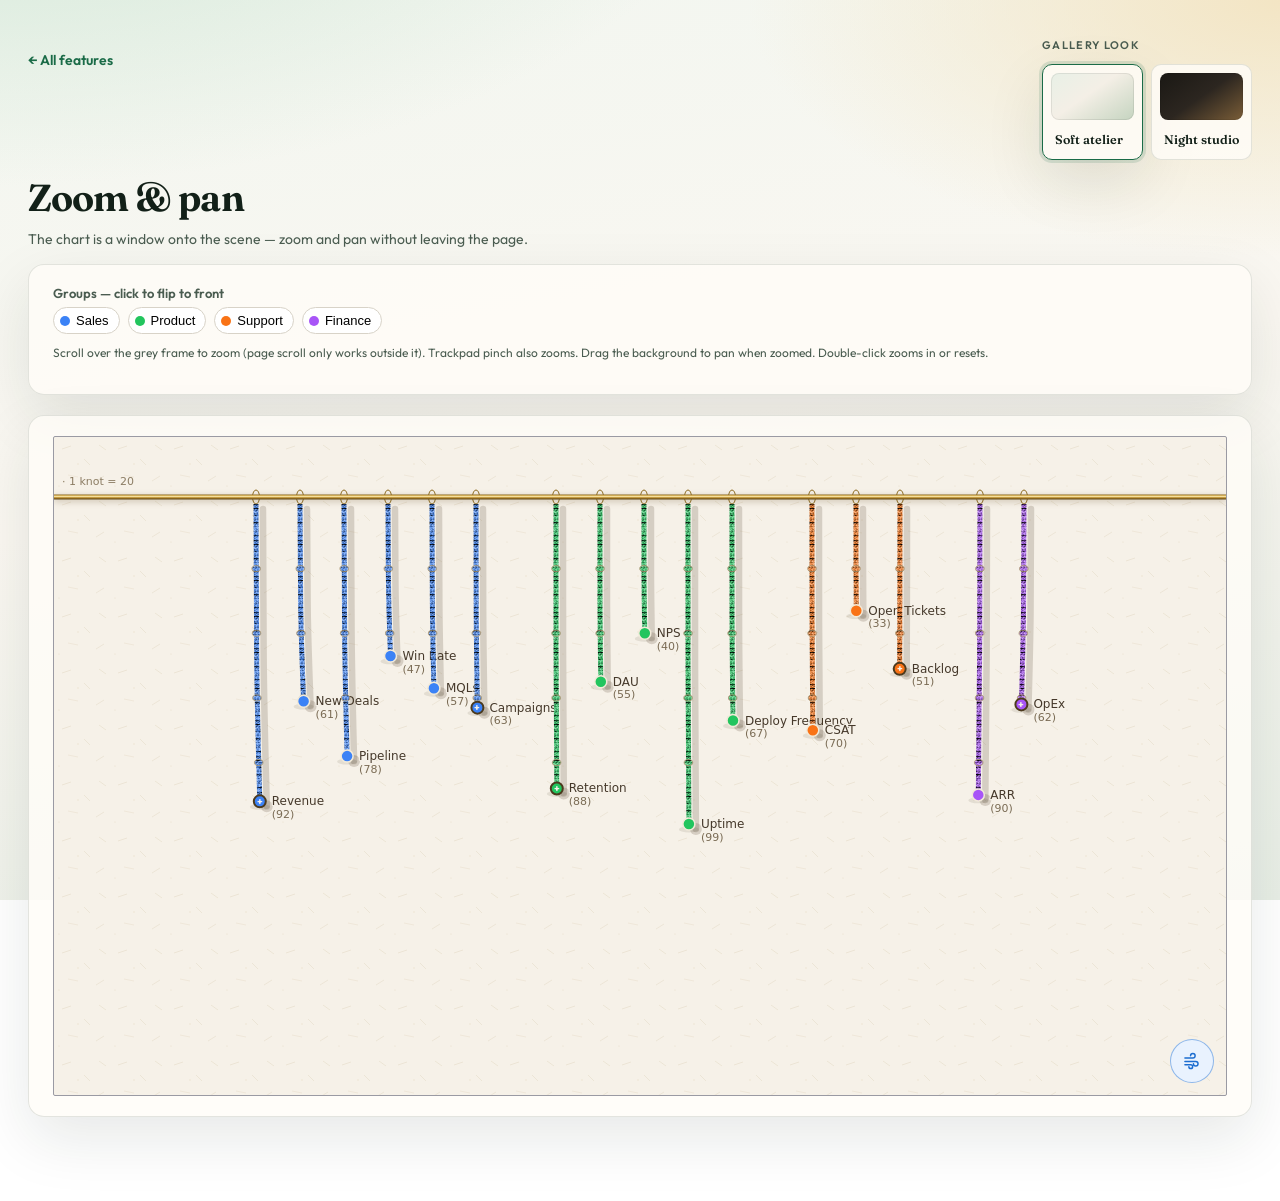
<file: demo/features/zoom-pan/index.html>
<!doctype html>
<html lang="en">
  <head>
    <meta charset="UTF-8" />
    <meta name="viewport" content="width=device-width, initial-scale=1.0" />
    <title>zoom-pan — Hanging Strings Diagram</title>
    <script type="module" crossorigin src="../../assets/zoom-pan-L8M9XjUx.js"></script>
    <link rel="modulepreload" crossorigin href="../../assets/labelContrast-BR8LLLbA.js">
    <link rel="modulepreload" crossorigin href="../../assets/gallerySkin-CWX64URX.js">
    <link rel="modulepreload" crossorigin href="../../assets/facade-DWAPskpp.js">
    <link rel="modulepreload" crossorigin href="../../assets/thumbBackdrop-DQPvKFBk.js">
    <link rel="stylesheet" crossorigin href="../../assets/gallerySkin-ACsfHin8.css">
    <link rel="stylesheet" crossorigin href="../../assets/thumbBackdrop-BEmviqVU.css">
  </head>
  <body>
  </body>
</html>
</file>
<file: demo/assets/gallerySkin-ACsfHin8.css>
@import "https://fonts.googleapis.com/css2?family=Fraunces:opsz,wght@9..144,500;9..144,650&family=Outfit:wght@400;500;600&display=swap";:root,[data-demo-skin=atelier]{--demo-ink:#122018;--demo-muted:#4a5c50;--demo-line:#1830201f;--demo-surface:#fffdf8d1;--demo-accent:#1a6b47;--demo-accent-soft:#1a6b4724;--demo-serif:"Fraunces", "Iowan Old Style", Georgia, serif;--demo-sans:"Outfit", "Avenir Next", system-ui, sans-serif;--demo-bg:radial-gradient(ellipse 100% 70% at 0% -20%, #cfe6d4 0%, transparent 58%), radial-gradient(ellipse 80% 55% at 100% 0%, #f3e5c4 0%, transparent 52%), radial-gradient(ellipse 60% 40% at 50% 100%, #dce8d8 0%, transparent 55%), linear-gradient(170deg, #f2f6f0 0%, #faf7f1 48%, #e8eee6 100%);--demo-card-radius:0;--demo-thumb-radius:0;--demo-panel-bg:#fffdf8c7;--demo-panel-border:1px solid var(--demo-line);--demo-panel-shadow:0 22px 60px #12281c1a;--demo-motion:transform .4s cubic-bezier(.22, 1, .36, 1), box-shadow .4s ease, border-color .25s ease;--demo-control-bg:#fffef9;--demo-control-ink:var(--demo-ink);--demo-control-border:#1830202e;--demo-stage-gradient:radial-gradient(ellipse 90% 60% at 50% 0%, #d7ead8 0%, transparent 55%), linear-gradient(180deg, #e8f0e6 0%, #f4efe6 42%, #c5d4c0 100%)}[data-demo-skin=night]{--demo-ink:#f4eee4;--demo-muted:#a89986;--demo-line:#f4eee41a;--demo-surface:#181410e0;--demo-accent:#d4a05a;--demo-accent-soft:#d4a05a2e;--demo-chart-ground:#12100e;--demo-serif:"Fraunces", Georgia, serif;--demo-sans:"Outfit", system-ui, sans-serif;--demo-bg:radial-gradient(ellipse 55% 45% at 78% -5%, #be823747 0%, transparent 55%), radial-gradient(ellipse 45% 40% at 5% 90%, #233c5059 0%, transparent 50%), linear-gradient(165deg, #0c0b0a 0%, #181410 45%, #0a0908 100%);--demo-card-radius:8px;--demo-thumb-radius:6px;--demo-panel-bg:#120f0ce6;--demo-panel-border:1px solid #d4a05a24;--demo-panel-shadow:0 28px 70px #0000008c, 0 0 40px #d4a05a0d;--demo-motion:transform .4s cubic-bezier(.22, 1, .36, 1), box-shadow .4s ease, border-color .25s ease;--demo-control-bg:#1e1a15;--demo-control-ink:var(--demo-ink);--demo-control-border:#f4eee429;--demo-stage-gradient:radial-gradient(ellipse 70% 55% at 50% 0%, #be823759 0%, transparent 55%), linear-gradient(180deg, #1a1612 0%, #12100e 45%, #0a0908 100%)}[data-demo-skin=night] .hsd-container{background-color:var(--demo-chart-ground)!important;background-image:none!important}[data-demo-skin=night] .hsd-backdrop{opacity:.75}[data-demo-skin=night] .demo-chart-shell{background:0 0}[data-demo-skin=night] .chart-shell:has(.hsd-container){background:0 0}[data-demo-skin=night] .hsd-container{border-color:#b4b4bc}*,:before,:after{box-sizing:border-box}html{--lightningcss-light:initial;--lightningcss-dark: ;color-scheme:light}[data-demo-skin=night]{--lightningcss-light: ;--lightningcss-dark:initial;color-scheme:dark}body.demo-landing{min-height:100vh;font-family:var(--demo-sans);color:var(--demo-ink);background:var(--demo-bg);background-attachment:fixed;margin:0}body:has(.demo-feature){min-height:100vh;font-family:var(--demo-sans);color:var(--demo-ink);background:var(--demo-bg);background-attachment:fixed;margin:0}.demo-landing-inner{z-index:1;max-width:1200px;margin:0 auto;padding:clamp(32px,6vw,72px) clamp(16px,4vw,36px) 96px;position:relative}.demo-landing-header{max-width:min(42rem,100%);margin-bottom:clamp(24px,4vw,40px)}.demo-eyebrow{letter-spacing:.16em;text-transform:uppercase;color:var(--demo-accent);margin:0 0 12px;font-size:11px;font-weight:600}.demo-landing-header h1{font-family:var(--demo-serif);letter-spacing:-.035em;margin:0 0 16px;font-size:clamp(2.6rem,8vw,4.25rem);font-weight:650;line-height:.98}.demo-landing-version{font-family:var(--demo-sans);letter-spacing:.04em;vertical-align:.35em;color:var(--demo-muted);margin-left:.2em;font-size:.38em;font-weight:600;display:inline-block}.demo-pitch{color:var(--demo-muted);max-width:34rem;margin:0;font-size:clamp(1.05rem,2.5vw,1.2rem);line-height:1.55}.demo-skin-picker{margin:0 0 clamp(32px,5vw,48px)}.demo-skin-picker-label{letter-spacing:.12em;text-transform:uppercase;color:var(--demo-muted);margin:0 0 12px;font-size:11px;font-weight:600}.demo-skin-picker-row{grid-template-columns:repeat(2,minmax(0,1fr));gap:14px;max-width:560px;display:grid}.demo-skin-swatch{text-align:left;border:1px solid var(--demo-line);background:var(--demo-surface);color:inherit;cursor:pointer;font:inherit;min-height:44px;transition:var(--demo-motion);-webkit-tap-highlight-color:transparent;border-radius:14px;flex-direction:column;align-items:stretch;gap:12px;margin:0;padding:12px;display:flex}.demo-skin-swatch:hover{box-shadow:var(--demo-panel-shadow);outline:none;transform:translateY(-3px)}.demo-skin-swatch:focus-visible{box-shadow:var(--demo-panel-shadow);outline:none;transform:translateY(-3px)}.demo-skin-swatch[aria-pressed=true]{border-color:var(--demo-accent);box-shadow:0 0 0 3px var(--demo-accent-soft), var(--demo-panel-shadow)}.demo-skin-swatch-chip{aspect-ratio:2;border-radius:8px;width:100%;display:block;box-shadow:inset 0 0 0 1px #00000014}.demo-skin-swatch-meta{flex-direction:column;gap:3px;padding:0 4px 4px;display:flex}.demo-skin-swatch-name{font-family:var(--demo-serif);font-size:1.05rem;font-weight:600}.demo-skin-swatch-blurb{color:var(--demo-muted);font-size:.8rem;line-height:1.35}.demo-grid{grid-template-columns:repeat(auto-fill,minmax(min(100%,320px),1fr));gap:clamp(22px,3.5vw,36px);display:grid}.demo-card{color:inherit;border-radius:var(--demo-card-radius);transition:var(--demo-motion);border:none;flex-direction:column;gap:12px;padding:0;text-decoration:none;display:flex;position:relative;overflow:visible}.demo-card:hover{outline:none;transform:translateY(-6px)}.demo-card:focus-visible{outline:none;transform:translateY(-6px)}.demo-card:focus-visible .demo-thumb-frame{outline:2px solid var(--demo-accent);outline-offset:3px}.demo-thumb-frame{z-index:0;border-radius:var(--demo-thumb-radius,6px);display:block;position:relative}.demo-thumb-frame--mobile{border-radius:18px}.demo-thumb-glow{display:none}.demo-card-thumb{aspect-ratio:16/10;object-fit:cover;border-radius:inherit;background:var(--demo-accent-soft);width:100%;box-shadow:var(--demo-panel-shadow);z-index:1;display:block;position:relative}[data-demo-skin=atelier] .demo-card-thumb{width:100%;box-shadow:0 16px 48px #12281c1f}[data-demo-skin=night] .demo-card-thumb{background:#0c0b0a;border:1.5px solid #c6d2e0eb;box-shadow:0 16px 36px #0000008c}:root{--demo-glow-plate:.82;--demo-glow-overhang:6.9%}[data-demo-skin=night] .demo-thumb-frame{clip-path:inset(-40%)}[data-demo-skin=night] .demo-thumb-glow{z-index:0;pointer-events:none;width:calc(100% / var(--demo-glow-plate));height:calc(100% / var(--demo-glow-plate));mix-blend-mode:screen;filter:none;opacity:1;border-radius:0;animation:none;display:block;position:absolute;top:50%;left:50%;overflow:visible;transform:translate(-50%,-50%)}[data-demo-skin=night] .demo-thumb-glow-poster,[data-demo-skin=night] .demo-thumb-glow-canvas{object-fit:fill;border:0;width:100%;height:100%;display:block;position:absolute;top:0;bottom:0;left:0;right:0}.demo-thumb-glow-decoder{opacity:.02;pointer-events:none;z-index:-1;width:2px;height:2px;position:fixed;top:0;left:0}[data-demo-skin=night] .demo-thumb-glow-canvas{opacity:0;transition:opacity .25s}[data-demo-skin=night] .demo-thumb-glow-canvas.is-glow-playing{opacity:1}[data-demo-skin=night] .demo-thumb-frame:after{content:none;display:none}[data-demo-skin=night] .demo-mobile-slide.is-active .demo-thumb-glow{opacity:1;filter:none}[data-demo-skin=night] .demo-mobile-slide:not(.is-active) .demo-thumb-glow{opacity:.55;filter:none}[data-demo-skin=night] .demo-mobile-slide-thumb{border:1.5px solid #c6d2e0eb}.demo-card-thumb--placeholder{background:linear-gradient(135deg, var(--demo-accent-soft) 0%, transparent 55%), linear-gradient(200deg, #a8c4ae 0%, #4d6b55 100%);color:#f4f7f2;font-family:var(--demo-serif);justify-content:flex-start;align-items:flex-end;padding:18px 20px;font-size:1.25rem;font-weight:600;display:flex}[data-demo-skin=night] .demo-card-meta{margin-top:var(--demo-glow-overhang)}.demo-card-meta{z-index:2;flex-direction:column;gap:12px;display:flex;position:relative;transform:translateZ(0)}.demo-card-title{font-family:var(--demo-serif);letter-spacing:-.02em;margin:0;padding:0 2px;font-size:clamp(1.25rem,2.5vw,1.45rem);font-weight:600}.demo-card-status{letter-spacing:.1em;text-transform:uppercase;color:var(--demo-accent);margin:0;padding:0 2px;font-size:11px;font-weight:600}.demo-card-blurb{color:var(--demo-muted);margin:0;padding:0 2px 2px;font-size:.95rem;line-height:1.45}.app.demo-feature{max-width:1800px;margin:0 auto;padding:clamp(18px,3vw,40px) clamp(12px,3vw,28px) 64px}.demo-feature .demo-header{margin-bottom:14px}.demo-brand{flex-wrap:wrap;justify-content:space-between;align-items:flex-start;gap:12px 24px;margin:0 0 14px;font-size:14px;display:flex}.demo-brand>a{color:var(--demo-accent);align-items:center;min-height:44px;font-weight:600;text-decoration:none;display:inline-flex}.demo-brand>a:hover{text-underline-offset:3px;text-decoration:underline}.demo-brand>a:focus-visible{text-underline-offset:3px;text-decoration:underline}.demo-feature .demo-header h1{font-family:var(--demo-serif);letter-spacing:-.025em;margin:0 0 8px;font-size:clamp(1.75rem,4.5vw,2.35rem);font-weight:650}.demo-intro{max-width:42rem;color:var(--demo-muted);margin:0;line-height:1.5}.demo-feature .panel{box-shadow:var(--demo-panel-shadow);-webkit-backdrop-filter:blur(14px);color:var(--demo-ink);background:var(--demo-panel-bg)!important;border:var(--demo-panel-border)!important;border-radius:16px!important}.demo-chart-shell{width:100%;height:min(72vh,580px);min-height:52vh}.demo-chart-shell--tall{height:min(80vh,660px);min-height:62vh}[data-demo-skin] .demo-feature .control-group label.title,[data-demo-skin] .demo-feature .experiment-note{color:var(--demo-muted)}[data-demo-skin] .demo-feature .segmented{border-color:var(--demo-control-border);background:var(--demo-control-bg)}[data-demo-skin] .demo-feature .segmented button{color:var(--demo-control-ink);background:0 0}[data-demo-skin] .demo-feature .segmented button.active{background:var(--demo-accent-soft);color:var(--demo-ink)}[data-demo-skin] .demo-feature select,[data-demo-skin] .demo-feature input[type=range]{color:var(--demo-control-ink);background:var(--demo-control-bg);border-color:var(--demo-control-border)}[data-demo-skin] .demo-feature .reset-btn{color:var(--demo-control-ink);background:var(--demo-control-bg);border-color:var(--demo-control-border);min-height:44px}[data-demo-skin=night] .demo-feature .legend button{color:var(--demo-ink);border-color:var(--demo-control-border);background:var(--demo-control-bg)}[data-demo-skin=night] .demo-feature .legend button.active{border-color:var(--demo-accent)}.demo-controls .segmented button,.demo-controls select,.demo-controls input[type=checkbox],.demo-controls .checkbox-row label{min-height:44px}.demo-controls select{min-width:160px;padding:8px 10px;font-size:15px}.demo-feature .demo-skin-picker{flex:240px;max-width:360px;margin:0}.demo-feature .demo-skin-picker-row{gap:8px;max-width:none}.demo-feature .demo-skin-swatch{border-radius:10px;padding:8px}.demo-feature .demo-skin-swatch-blurb{display:none}.demo-feature .demo-skin-swatch-name{font-size:.78rem}.demo-feature .demo-skin-swatch-chip{aspect-ratio:16/9}.demo-quipu-legend{border-top:1px solid var(--demo-line);border-bottom:1px solid var(--demo-line);max-width:42rem;margin:0 0 20px;padding:18px 0 6px}.demo-quipu-legend h2{font-family:var(--demo-serif);margin:0 0 10px;font-size:1.2rem}.demo-quipu-legend ul{color:var(--demo-muted);margin:0 0 12px;padding-left:1.2rem;font-size:.95rem;line-height:1.55}.demo-quipu-legend li{margin-bottom:4px}.demo-quipu-ref{margin:0 0 12px;font-size:.92rem}.demo-quipu-ref a{color:var(--demo-accent);font-weight:600}.demo-feature-mobile[hidden],.demo-feature-grid[hidden]{display:none!important}@media (max-width:767px){.demo-feature-grid{display:none!important}}@media (min-width:768px){.demo-feature-mobile{display:none!important}}@media (max-width:767px){body.demo-landing.demo-landing--mobile{height:100dvh;overflow:hidden}body.demo-landing.demo-landing--mobile .demo-landing-inner{flex-direction:column;max-width:none;height:100dvh;padding:12px 0 0;display:flex}body.demo-landing.demo-landing--mobile .demo-landing-header{flex:none;max-width:none;margin-bottom:0;padding:0 16px}body.demo-landing.demo-landing--mobile .demo-landing-header h1{margin:0 0 8px;font-size:clamp(1.85rem,8.5vw,2.45rem)}body.demo-landing.demo-landing--mobile .demo-eyebrow{margin-bottom:6px}body.demo-landing.demo-landing--mobile .demo-pitch{max-width:none;font-size:.95rem;line-height:1.45}body.demo-landing.demo-landing--mobile .demo-landing-top{flex-direction:column;flex:none;gap:10px;padding:10px 16px 0;display:flex}body.demo-landing.demo-landing--mobile .demo-skin-picker{margin:0}body.demo-landing.demo-landing--mobile .demo-skin-picker-row{gap:8px;max-width:none}body.demo-landing.demo-landing--mobile .demo-skin-swatch{border-radius:12px;flex-direction:row;align-items:center;gap:10px;padding:8px}body.demo-landing.demo-landing--mobile .demo-skin-swatch-chip{aspect-ratio:1;border-radius:8px;flex-shrink:0;width:52px}body.demo-landing.demo-landing--mobile .demo-skin-swatch-blurb{display:none}body.demo-landing.demo-landing--mobile .demo-skin-swatch-name{font-size:.85rem}.demo-mobile-gallery{flex-direction:column;flex:auto;min-height:0;display:flex}.demo-mobile-copy{flex:none;max-width:100%;padding:10px 20px 8px}.demo-mobile-status{letter-spacing:.12em;text-transform:uppercase;color:var(--demo-accent);margin:0 0 8px;font-size:11px;font-weight:600}.demo-mobile-title{font-family:var(--demo-serif);letter-spacing:-.03em;margin:0 0 10px;font-size:clamp(1.85rem,8vw,2.35rem);font-weight:650;line-height:1.05}.demo-mobile-blurb{color:var(--demo-muted);margin:0 0 16px;font-size:1rem;line-height:1.5}.demo-mobile-cta{background:var(--demo-accent);color:#fffef9;min-height:48px;box-shadow:0 10px 28px var(--demo-accent-soft);-webkit-tap-highlight-color:transparent;border-radius:999px;justify-content:center;align-items:center;padding:0 22px;font-size:.95rem;font-weight:600;text-decoration:none;display:inline-flex}[data-demo-skin=night] .demo-mobile-cta{color:#12100e}.demo-mobile-cta:focus-visible{outline:2px solid var(--demo-accent);outline-offset:3px}.demo-mobile-stage{background:var(--demo-stage-gradient);border-radius:28px 28px 0 0;flex-direction:column;flex:auto;justify-content:flex-end;min-height:42vh;display:flex;position:relative;overflow:hidden}.demo-mobile-stage:before,.demo-mobile-stage:after{content:"";z-index:3;pointer-events:none;width:28px;transition:opacity .25s;position:absolute;top:48px;bottom:56px}.demo-mobile-stage:before{background:linear-gradient(90deg, var(--demo-stage-fade,#e8f0e6eb), transparent);left:0}.demo-mobile-stage:after{background:linear-gradient(270deg, var(--demo-stage-fade,#c5d4c0f2), transparent);right:0}[data-demo-skin=night] .demo-mobile-stage{--demo-stage-fade:#12100eeb}.demo-mobile-stage.is-at-start:before,.demo-mobile-stage.is-at-end:after{opacity:0}.demo-mobile-swipe-hint{z-index:4;letter-spacing:.04em;color:var(--demo-muted);pointer-events:none;justify-content:center;align-items:center;gap:8px;margin:0;font-size:12px;font-weight:600;transition:opacity .45s;display:flex;position:absolute;top:14px;left:0;right:0}.demo-mobile-swipe-hint.is-faded{opacity:0}.demo-mobile-swipe-hint-icon{font-family:var(--demo-serif);letter-spacing:.15em;color:var(--demo-accent);font-size:1.1rem;animation:1.8s ease-in-out infinite demo-mobile-nudge}@keyframes demo-mobile-nudge{0%,to{opacity:.7;transform:translate(0)}50%{opacity:1;transform:translate(4px)}}.demo-mobile-chevron{z-index:5;border:1px solid var(--demo-line);background:var(--demo-surface);width:44px;height:44px;color:var(--demo-ink);cursor:pointer;-webkit-tap-highlight-color:transparent;border-radius:999px;place-items:center;margin:0;padding:0;font-size:1.55rem;line-height:1;display:grid;position:absolute;top:42%;transform:translateY(-50%);box-shadow:0 8px 22px #12281c1f}.demo-mobile-chevron--prev{left:8px}.demo-mobile-chevron--next{right:8px}.demo-mobile-chevron:disabled{opacity:.28;cursor:default}[data-demo-skin=night] .demo-mobile-chevron{box-shadow:0 8px 22px #00000059}.demo-mobile-strip{scroll-snap-type:x mandatory;-webkit-overflow-scrolling:touch;touch-action:none;scrollbar-width:none;overscroll-behavior-x:contain;cursor:grab;gap:18px;padding:40px 16vw 20px;scroll-padding-inline:16vw;display:flex;overflow:auto hidden}.demo-mobile-strip.is-dragging{cursor:grabbing;scroll-snap-type:none;scroll-behavior:auto}.demo-mobile-strip::-webkit-scrollbar{display:none}.demo-mobile-slide{scroll-snap-align:center;scroll-snap-stop:always;cursor:grab;opacity:.55;-webkit-tap-highlight-color:transparent;touch-action:none;-webkit-user-select:none;user-select:none;background:0 0;border:none;flex:0 0 68vw;max-width:380px;margin:0;padding:10px 6px 4px;transition:opacity .35s,transform .4s cubic-bezier(.22,1,.36,1);position:relative;overflow:visible;transform:scale(.88)translateY(10px)}.demo-mobile-strip.is-dragging .demo-mobile-slide{transition:none}.demo-mobile-slide.is-active{opacity:1;z-index:2;transform:scale(1)translateY(-6px)}.demo-mobile-slide-title{font-family:var(--demo-serif);letter-spacing:-.02em;text-align:center;color:var(--demo-ink);margin:14px 4px 0;padding:0;font-size:clamp(1rem,3.8vw,1.15rem);font-weight:600;line-height:1.25}[data-demo-skin=night] .demo-mobile-slide-title{margin-top:calc(14px + var(--demo-glow-overhang))}.demo-mobile-slide-shadow{filter:blur(8px);pointer-events:none;background:#12281c38;border-radius:50%;height:18px;transition:opacity .35s,transform .4s;position:absolute;top:auto;bottom:2.6rem;left:12%;right:12%;transform:scaleX(.92)}.demo-mobile-slide.is-active .demo-mobile-slide-shadow{opacity:.9;background:#12281c47;transform:scaleX(1.05)}[data-demo-skin=night] .demo-mobile-slide-shadow{background:#0000008c}.demo-mobile-slide-thumb{aspect-ratio:16/10;object-fit:cover;pointer-events:none;-webkit-user-drag:none;border:none;border-radius:18px;width:100%;display:block;position:relative;box-shadow:0 2px 4px #12281c0f,0 14px 28px #12281c29,0 32px 56px #12281c24}.demo-mobile-slide.is-active .demo-mobile-slide-thumb{box-shadow:0 4px 8px #12281c14,0 18px 36px #12281c33,0 40px 64px #12281c29}[data-demo-skin=night] .demo-mobile-slide-thumb{border:1.5px solid #c6d2e0eb;box-shadow:0 12px 28px #0006}.demo-mobile-dots{justify-content:center;gap:6px;padding:0 16px 22px;display:flex}.demo-mobile-dot{cursor:pointer;background:0 0;border:none;border-radius:999px;place-items:center;width:8px;min-width:44px;height:8px;min-height:44px;padding:0;display:grid}.demo-mobile-dot:after{content:"";background:#18302040;border-radius:999px;width:8px;height:8px}[data-demo-skin=night] .demo-mobile-dot:after{background:#f4eee447}.demo-mobile-dot.is-active:after{background:var(--demo-accent);border-radius:999px;width:22px}}@media (max-width:767px) and (prefers-reduced-motion:reduce){.demo-mobile-slide{opacity:1;transition:none;transform:none}.demo-mobile-slide.is-active{transform:translateY(-4px)}.demo-mobile-swipe-hint-icon{animation:none}}@media (max-width:640px){.demo-skin-picker-row{max-width:none}.demo-skin-swatch{flex-direction:row;align-items:center;gap:14px}.demo-skin-swatch-chip{aspect-ratio:1;flex-shrink:0;width:88px}.demo-feature .demo-skin-picker{width:100%;max-width:none}.demo-feature .demo-skin-swatch{flex-direction:column}.demo-feature .demo-skin-swatch-chip{aspect-ratio:16/10;width:100%}.demo-controls select,.demo-controls .segmented{width:100%}.demo-controls .segmented{display:flex}.demo-controls .segmented button{flex:1}.demo-landing-header h1{font-size:clamp(2.35rem,11vw,3rem)}}@media (prefers-reduced-motion:reduce){.demo-card,.demo-skin-swatch{transition:none}.demo-card:hover,.demo-skin-swatch:hover{transform:none}}
</file>
<file: demo/assets/thumbBackdrop-BEmviqVU.css>
:root{color:#1f2430;--hsd-background:#faf8f4;font-family:Inter,system-ui,-apple-system,BlinkMacSystemFont,Segoe UI,Roboto,Noto Sans,Ubuntu,Cantarell,Helvetica Neue,sans-serif}*{box-sizing:border-box}body{background-color:var(--hsd-background);background-image:var(--hsd-background-image);min-height:100vh;margin:0}.app{max-width:1800px;margin:0 auto;padding:32px 24px 64px}header h1{margin:0 0 4px;font-size:28px}header p{color:#5b6270;max-width:640px;margin:0 0 24px;font-size:14px}.panel{background:#fff;border:1px solid #e7e3db;border-radius:12px;margin-bottom:20px;padding:20px 24px}.controls{flex-wrap:wrap;align-items:flex-start;gap:20px 28px;display:flex}.control-group{flex-direction:column;gap:6px;font-size:13px;display:flex}.controls-inline{display:contents}.control-group label.title{color:#333;font-weight:600}.segmented{border:1px solid #d8d3c8;border-radius:8px;display:inline-flex;overflow:hidden}.segmented button{cursor:pointer;color:#444;background:#fff;border:none;padding:6px 12px;font-size:13px}.segmented button.active{color:#fff;background:#1f2430}select{border:1px solid #d8d3c8;border-radius:6px;padding:5px 8px;font-size:13px}.checkbox-row{align-items:center;gap:6px;font-size:13px;display:flex}.slider-row{align-items:center;gap:8px;display:flex}.slider-row input[type=range]{accent-color:#1f2430;width:140px}.slider-end-label{color:#8a8378;white-space:nowrap;font-size:11px}.legend{flex-wrap:wrap;gap:8px;display:flex}.legend button{cursor:pointer;background:#fff;border:1px solid #d8d3c8;border-radius:999px;align-items:center;gap:6px;padding:5px 10px 5px 6px;font-size:13px;display:inline-flex}.legend button .swatch{border-radius:50%;width:10px;height:10px;display:inline-block}.legend button.active{color:#fff;background:#1f2430;border-color:#1f2430}.legend.heatmap-dimmed .swatch{filter:grayscale();opacity:.45}.heat-ramp{color:#5b6270;align-items:center;gap:6px;font-size:11px;display:flex}.heat-ramp-bar{background:linear-gradient(90deg,#3b82f6,#facc15,#ef4444);border-radius:5px;width:120px;height:10px}.reset-btn{cursor:pointer;background:#fff;border:1px solid #d8d3c8;border-radius:6px;padding:5px 12px;font-size:13px}.chart-shell{-webkit-user-select:none;user-select:none;padding-bottom:0;position:relative}.hsd-container{background-color:var(--hsd-background);background-image:var(--hsd-background-image);box-sizing:border-box;-webkit-user-select:none;user-select:none;-webkit-touch-callout:none;-webkit-user-drag:none;overscroll-behavior:none;border:1.5px solid #9a9aa3;border-radius:2px;position:relative;overflow:hidden}.hsd-container svg,.hsd-container img,.hsd-container text{-webkit-user-select:none;user-select:none}.hsd-zoom-layer{transform-origin:0 0;will-change:transform;padding-bottom:56px;position:relative}.hsd-chrome{z-index:20;pointer-events:none;position:absolute;top:0;bottom:0;left:0;right:0}.hsd-container.hsd-zoomed{cursor:grab;touch-action:none}.hsd-container.hsd-panning{cursor:grabbing;touch-action:none}.hsd-backdrop{z-index:0;pointer-events:none;width:100%;height:100%;position:absolute;top:0;bottom:0;left:0;right:0}.hsd-svg{z-index:1;width:100%;height:auto;display:block;position:relative}.hsd-svg.hsd-morphing{transition:opacity .85s ease-in-out}.hsd-svg.hsd-morph-ghost{z-index:2;pointer-events:none;position:absolute;top:0;left:0}.hsd-morph-rail{z-index:3;pointer-events:none;width:100%;height:100%;position:absolute;top:0;bottom:0;left:0;right:0}.hsd-morph-rail path{fill:none;stroke:var(--hsd-rail-color);stroke-width:var(--hsd-rail-width);stroke-linecap:round;filter:var(--hsd-rail-shadow)}.hsd-rail{stroke:var(--hsd-rail-paint);stroke-width:var(--hsd-rail-width);filter:var(--hsd-rail-shadow)}.hsd-rail-ring{fill:none}.hsd-rail-plate{fill:var(--hsd-plate-fill);stroke:var(--hsd-plate-edge);stroke-width:1px;filter:var(--hsd-plate-shadow)}.hsd-plate-arrows{pointer-events:none}.hsd-plate-arrow{fill:var(--hsd-plate-arrow-fill);stroke:var(--hsd-plate-arrow-edge);stroke-width:1px;stroke-linejoin:round}.hsd-rail-knot{fill:var(--hsd-ruler-minor);stroke:var(--hsd-rail-color);stroke-width:.5px;stroke-opacity:.35}.hsd-rail-knot-medium{fill:var(--hsd-ruler-medium)}.hsd-rail-knot-major{fill:var(--hsd-ruler-major)}.hsd-rail-knot-front{fill:var(--hsd-ruler-front)}.hsd-string-hanger{fill:var(--hsd-hanger-fill);stroke:var(--hsd-hanger-stroke);stroke-width:var(--hsd-hanger-width)}.hsd-string{transition:opacity .3s}.hsd-string-ring{transition:none}.hsd-string.hsd-dimmed,.hsd-string-hanger.hsd-dimmed{opacity:.28}.hsd-thread-cast{fill:none;stroke:var(--hsd-cast-color);stroke-width:var(--hsd-cast-width);stroke-linecap:round}.hsd-knob-cast{fill:var(--hsd-cast-color)}.hsd-thread{stroke-width:var(--hsd-thread-width);stroke-dasharray:var(--hsd-thread-dash);fill:none;filter:var(--hsd-thread-shadow)}.hsd-svg.hsd-animating .hsd-thread,.hsd-svg.hsd-animating .hsd-label,.hsd-svg.hsd-breeze .hsd-thread,.hsd-svg.hsd-breeze .hsd-label,.hsd-svg.hsd-dense .hsd-thread,.hsd-svg.hsd-dense .hsd-label{filter:none}.hsd-svg.hsd-animating .hsd-ticks,.hsd-svg.hsd-animating .hsd-quipu,.hsd-svg.hsd-animating .hsd-tick-caption,.hsd-svg.hsd-animating .hsd-shadow{display:none!important}.hsd-tick{stroke:var(--hsd-tick-stroke);stroke-width:1px;opacity:.9}[data-hsd-busy-sheet] .hsd-tick{stroke:var(--hsd-label-halo);stroke-width:2px;opacity:1;transform-box:fill-box;transform-origin:50%;transform:scale(1.3)}.hsd-quipu-knot{stroke:var(--hsd-tick-stroke);stroke-width:1px}.hsd-quipu-fig8{fill:none;stroke-linecap:round}.hsd-quipu-strand{fill:none;stroke-linecap:round;opacity:.85}.hsd-quipu-unit{fill:var(--hsd-caption-ink);font-size:9px;font-family:var(--hsd-label-font)}.hsd-shadow{fill:var(--hsd-floor-fill);opacity:var(--hsd-floor-opacity)}.hsd-knob{stroke:var(--hsd-knob-edge);stroke-width:1.5px;transition:r .2s}.hsd-knob-branch{stroke:var(--hsd-knob-branch-edge);stroke-width:2px}.hsd-knob-hit{fill:#0000;cursor:pointer;touch-action:none}.hsd-string.hsd-expand-hover .hsd-knob-branch,.hsd-string-ring.hsd-expand-hover .hsd-knob-branch{stroke-width:3.2px}.hsd-string.hsd-expand-press .hsd-knob,.hsd-string-ring.hsd-expand-press .hsd-knob{stroke:var(--hsd-knob-glyph);stroke-width:2.5px}.hsd-string.hsd-slide-hover .hsd-knob:not(.hsd-knob-branch),.hsd-string-ring.hsd-slide-hover .hsd-knob:not(.hsd-knob-branch),.hsd-string.hsd-slide-hover .hsd-knob-branch,.hsd-string-ring.hsd-slide-hover .hsd-knob-branch{stroke:var(--hsd-rail-color);stroke-width:2.4px;stroke-opacity:.85}.hsd-string.hsd-dragging .hsd-knob,.hsd-string-ring.hsd-dragging .hsd-knob{stroke:var(--hsd-rail-color);stroke-width:3.2px;stroke-opacity:1}.hsd-string.hsd-dragging .hsd-thread,.hsd-string-ring.hsd-dragging .hsd-thread{stroke-width:calc(var(--hsd-thread-width,2px) + .6px)}.hsd-label-value{fill:var(--hsd-label-value-ink);font-size:11px}.hsd-label-child{font-size:11px}.hsd-expand-glyph{fill:var(--hsd-knob-glyph);text-anchor:middle;dominant-baseline:central;pointer-events:none;font-weight:700}.hsd-subrail{stroke-width:calc(var(--hsd-rail-width) * .75);opacity:.8}.hsd-label{fill:var(--hsd-label-ink);paint-order:stroke;stroke:var(--hsd-label-halo);stroke-width:2.5px;stroke-linejoin:round;font-size:12px;font-family:var(--hsd-label-font);filter:var(--hsd-label-shadow)}[data-hsd-busy-sheet] .hsd-label{stroke-width:4px;font-size:13.5px;font-weight:600}[data-hsd-busy-sheet] .hsd-label-value,[data-hsd-busy-sheet] .hsd-label-child{font-size:12.5px}.hsd-hit{fill:#0000;touch-action:none;cursor:grab;outline:none}.hsd-hit:focus-visible{stroke:var(--hsd-rail-color);stroke-width:1.5px;stroke-dasharray:4 3}.hsd-plate-hit{fill:#0000;stroke:none;touch-action:none}.hsd-tick-caption{fill:var(--hsd-caption-ink);font-size:11px;font-family:var(--hsd-label-font)}.hsd-hover-card{z-index:2;background:var(--hsd-card-bg);color:var(--hsd-card-ink);font-size:12px;font-family:var(--hsd-label-font);pointer-events:none;box-shadow:var(--hsd-card-shadow);z-index:10;border-radius:8px;min-width:140px;padding:8px 12px;position:absolute}.hsd-hover-title{margin-bottom:4px;font-weight:600}.hsd-hover-row{opacity:.85}.experiment-note{color:#7a7264;margin-top:10px;font-size:12px;line-height:1.5}[data-hsd-dark]{color:#d7dbe4}[data-hsd-dark] .hsd-container{border-color:#b4b4bc}[data-hsd-dark] header p{color:#99a1af}[data-hsd-dark] .panel{background:#1b1e26;border-color:#2c313d}[data-hsd-dark] .control-group label.title{color:#d7dbe4}[data-hsd-dark] .segmented{border-color:#3a4150}[data-hsd-dark] .segmented button{color:#cfd4dd;background:#232833}[data-hsd-dark] .segmented button.active{color:#1c1f27;background:#e8eaf0}[data-hsd-dark] select,[data-hsd-dark] .reset-btn,[data-hsd-dark] .legend button{color:#cfd4dd;background:#232833;border-color:#3a4150}[data-hsd-dark] .legend button.active{color:#1c1f27;background:#e8eaf0;border-color:#e8eaf0}[data-hsd-dark] .slider-row input[type=range]{accent-color:#cfd4dd}[data-hsd-dark] .slider-end-label{color:#8a92a0}[data-hsd-dark] .heat-ramp{color:#99a1af}.hsd-breeze-toggle{right:12px;bottom:max(12px, env(safe-area-inset-bottom,0px));color:#5c6573;cursor:pointer;pointer-events:auto;touch-action:manipulation;-webkit-tap-highlight-color:transparent;background:#ffffffeb;border:1px solid #1f24302e;border-radius:999px;justify-content:center;align-items:center;width:44px;height:44px;margin:0;padding:0;transition:color .12s,background .12s,border-color .12s;display:inline-flex;position:absolute}.hsd-breeze-toggle svg{pointer-events:none}.hsd-breeze-toggle:hover{color:#1c1f27;border-color:#1f243059}.hsd-breeze-toggle.hsd-breeze-on{color:#1c6dd0;background:#e8f2fff2;border-color:#1c6dd073}.hsd-breeze-toggle:focus-visible{outline-offset:2px;outline:2px solid #1c6dd0}[data-hsd-dark] .hsd-breeze-toggle{color:#a8b0bc;background:#1c1f27e6;border-color:#e8eaf033}[data-hsd-dark] .hsd-breeze-toggle:hover{color:#f4f5f7;border-color:#e8eaf066}[data-hsd-dark] .hsd-breeze-toggle.hsd-breeze-on{color:#7eb6ff;background:#24344ef2;border-color:#7eb6ff80}
</file>
